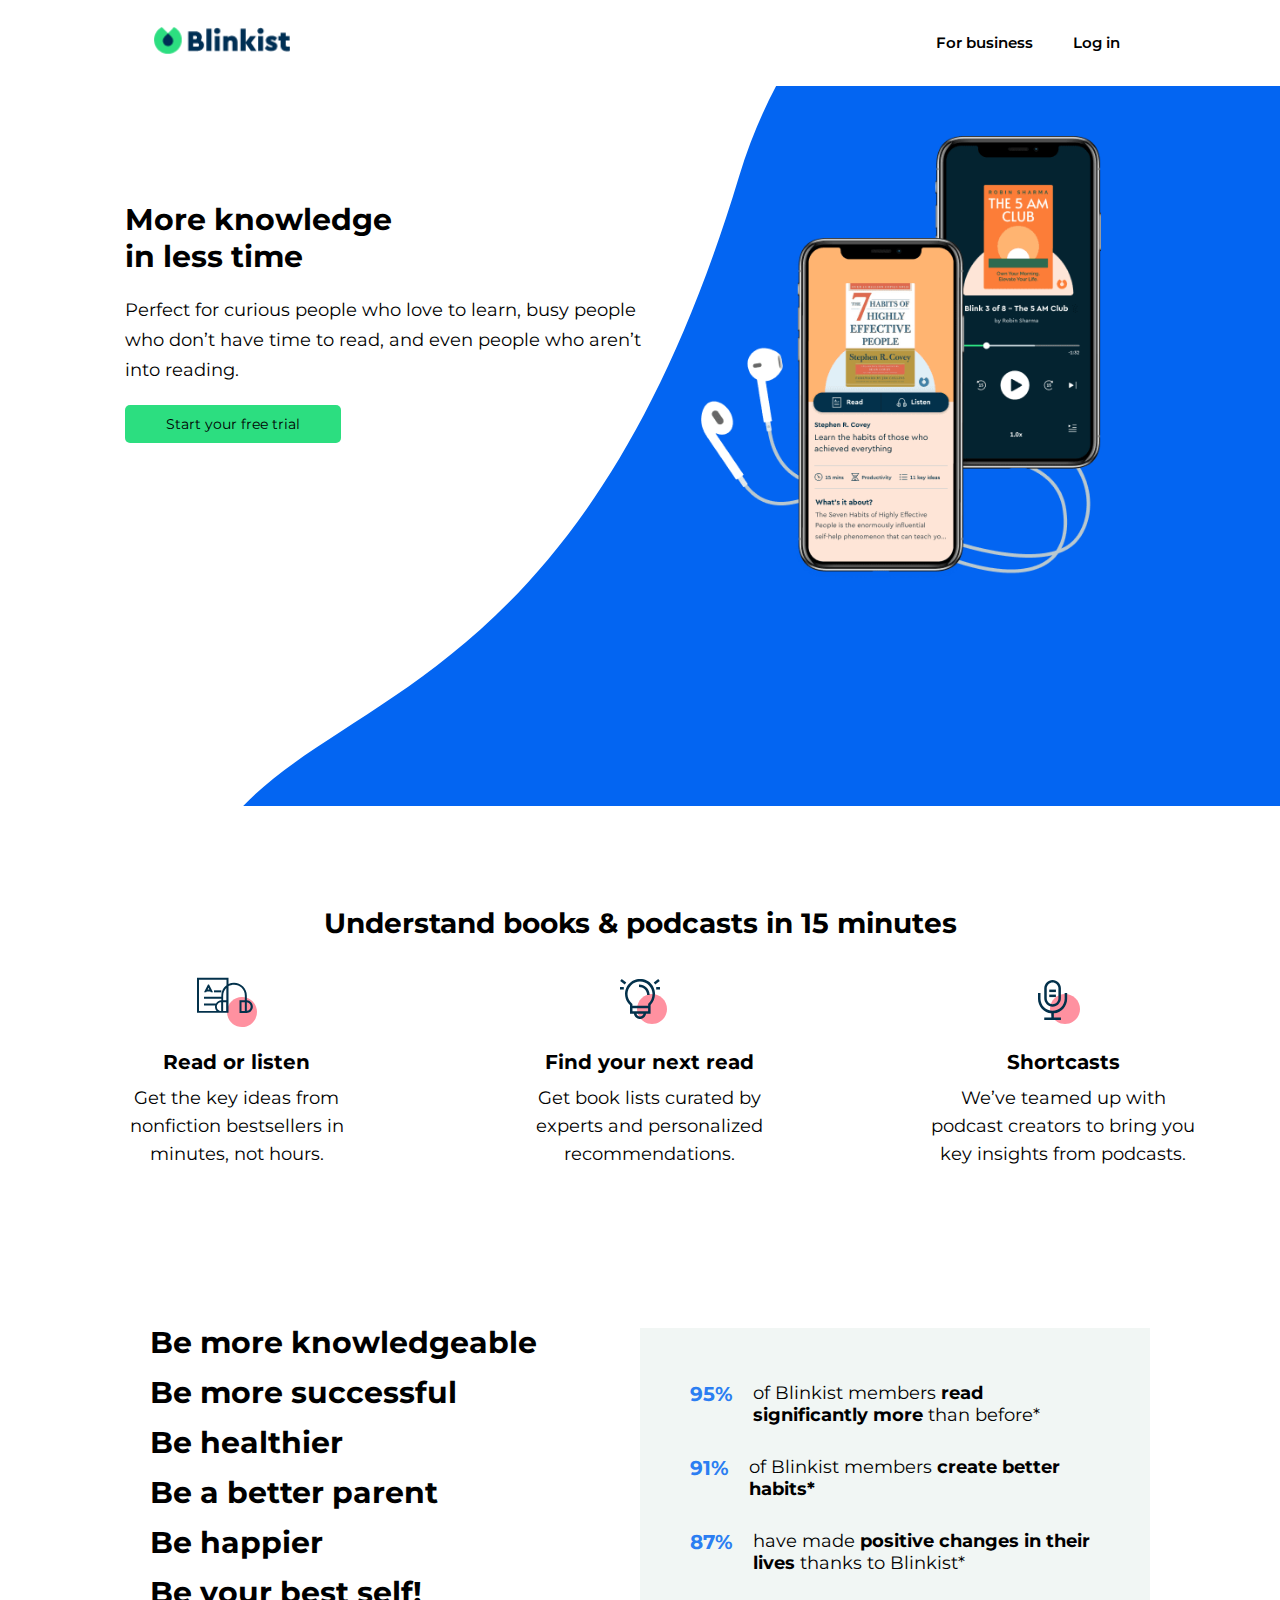
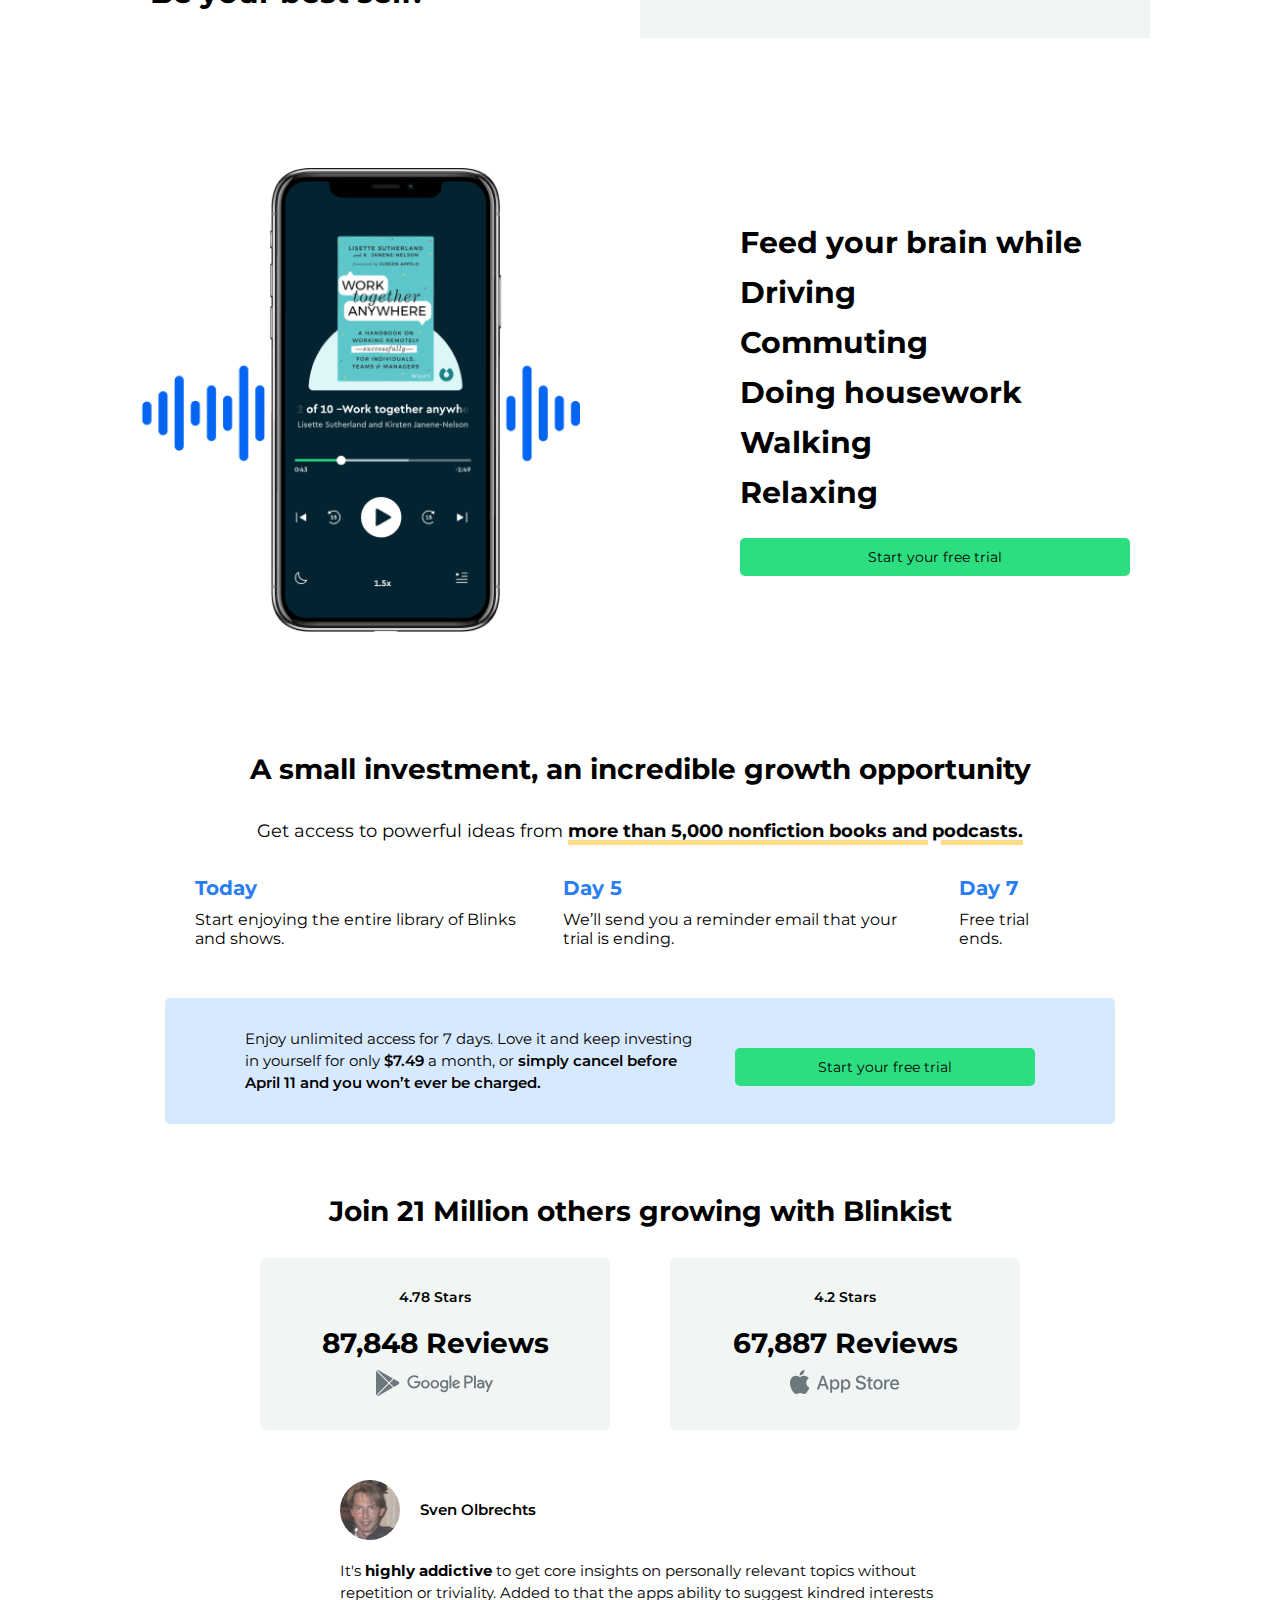
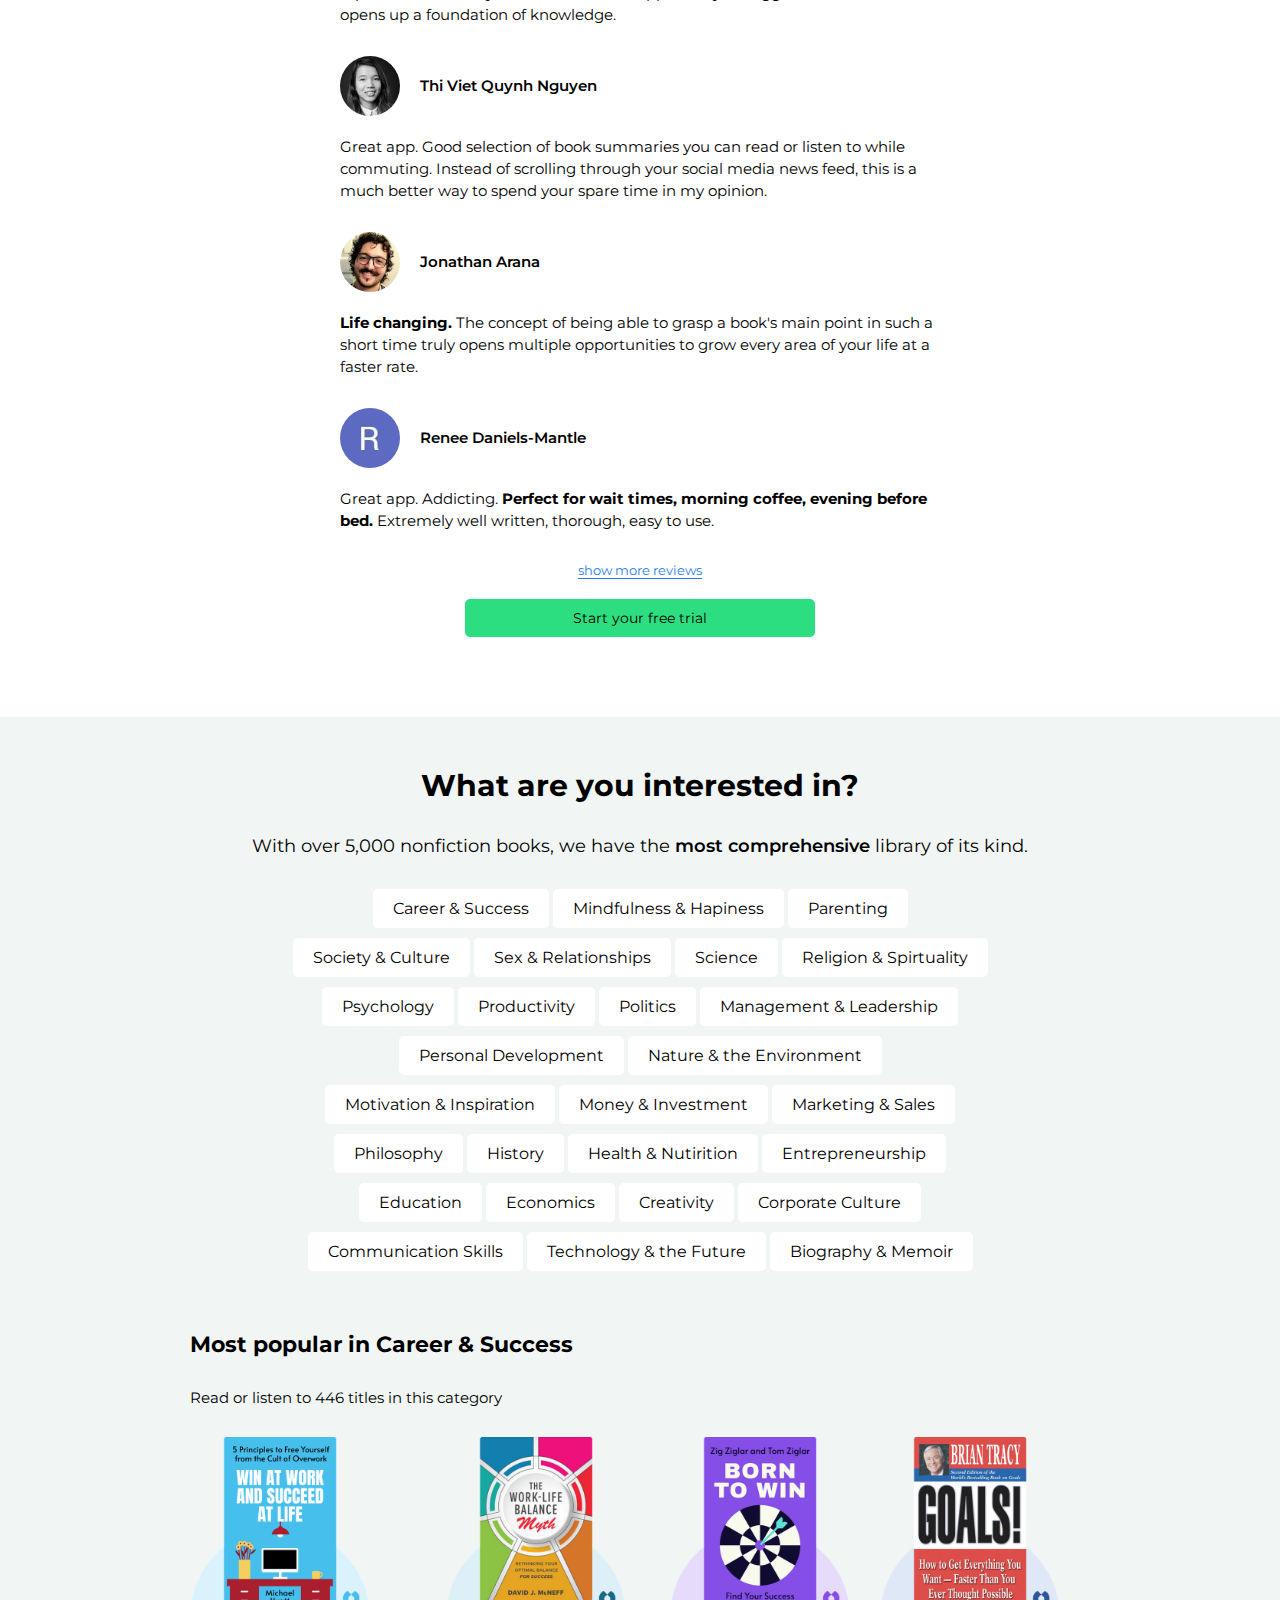
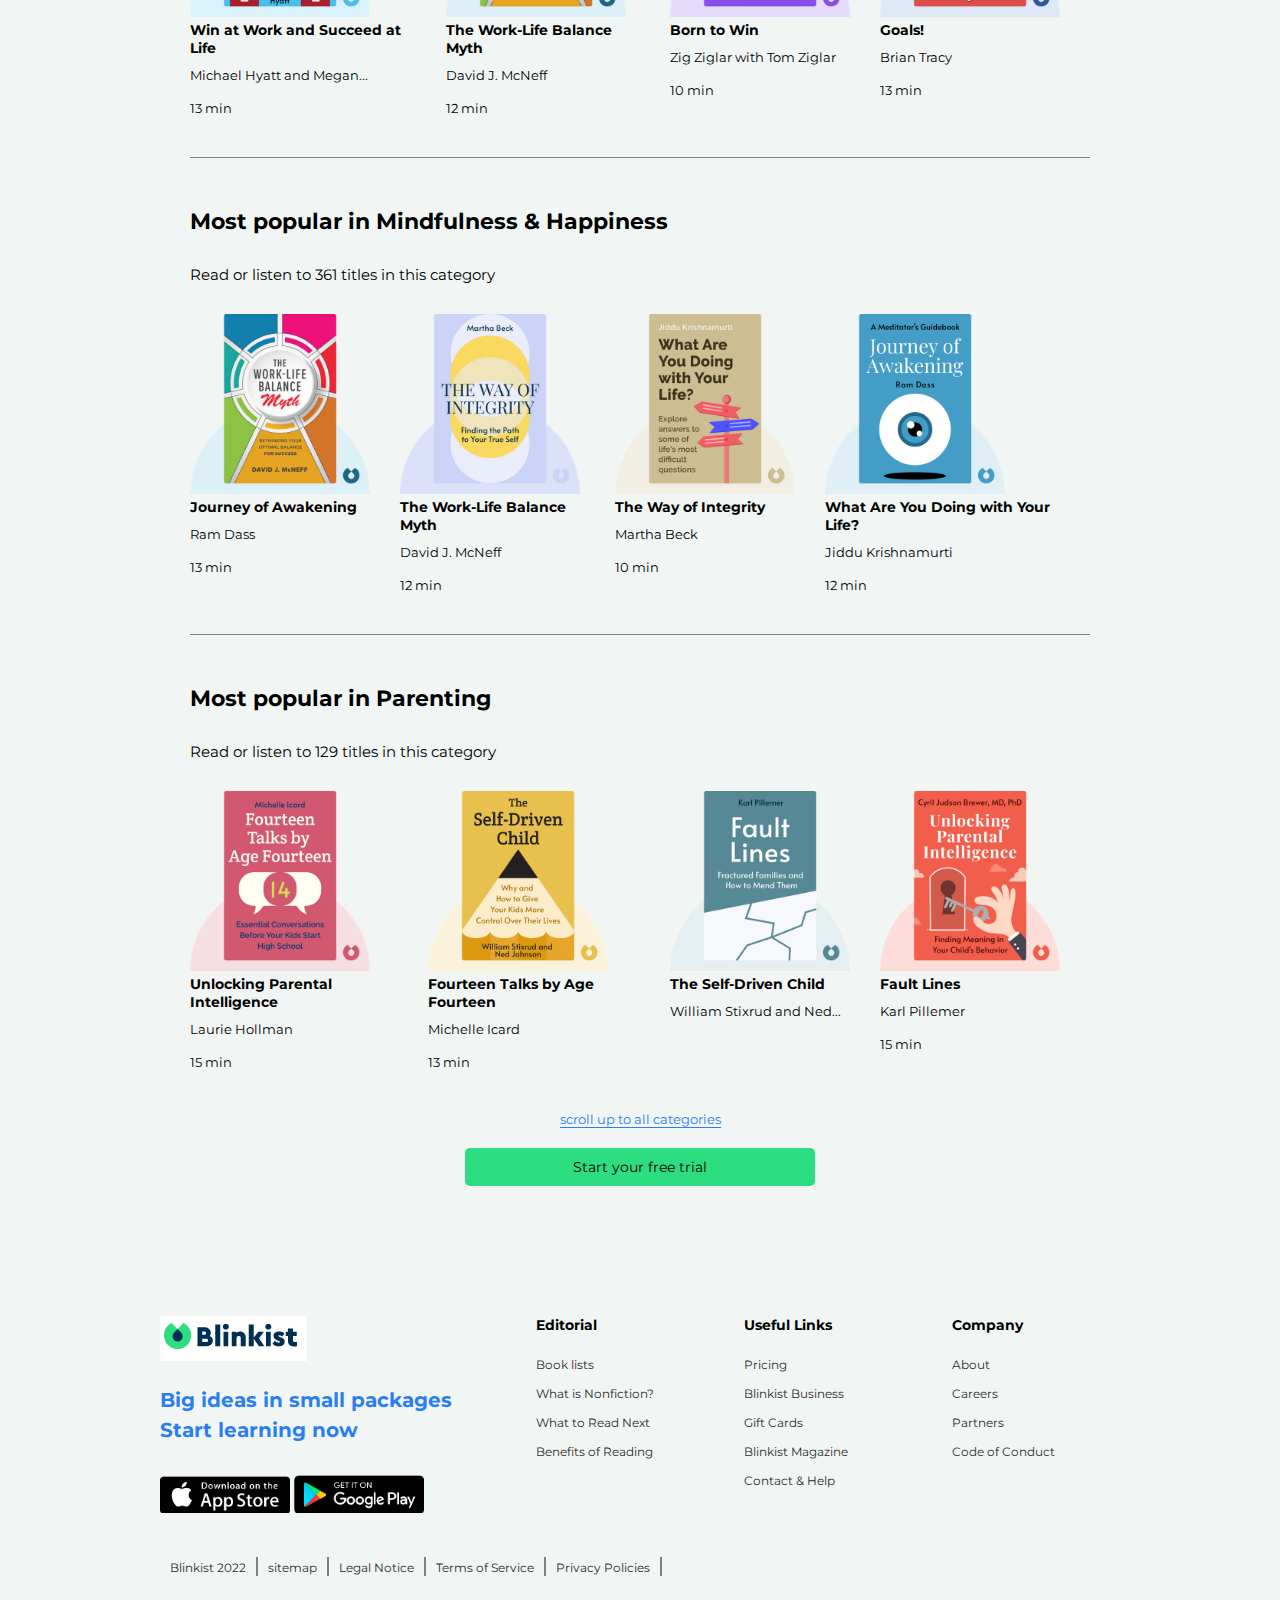
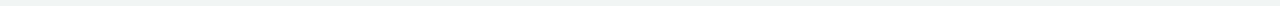
<file: index.html>
<!DOCTYPE html>
<html lang="en">
<head>
    <meta charset="UTF-8">
    <meta http-equiv="X-UA-Compatible" content="IE=edge">
    <meta name="viewport" content="width=device-width, initial-scale=1.0">
    <title>Document</title>
    <link rel="stylesheet" href="styles.css">
</head>
<body>

    <header>
        <a href="index.html">
            <div class="image">
                <img src="img/index/header/Blinkist Serving curious minds logo.png" alt="">
            </div>
        </a>
        <div class="navbar">
            <li><a href="business.html">For business</a></li>
            <li><a class="log-in" href="">Log in</a></li>
        </div>
    </header>

    <section class="login">
        
    </section>

    <section id="home-section1">
        <div class="col1">
            <h3>More knowledge</h3>
            <h3>in less time</h3>
            <p>Perfect for curious people who love to learn, busy people who don’t have time to read, and even people who aren’t into reading.</p>
            <button>Start your free trial</button>
        </div>
        <div class="col2">
            <img src="img/index/section1/phones.png" alt="">
        </div>

    </section>
    <section id="home-section2">
        <h3>Understand books & podcasts in 15 minutes</h3>
        <div class="block">
            <div class="col">
                <img src="img/index/section2/headphones.svg" alt="">
                <div>
                    <h4>Read or listen</h4>
                    <p>Get the key ideas from nonfiction bestsellers in minutes, not hours.</p>
                </div>
            </div>
            <div class="col">
                <img src="img/index/section2/bulb.svg" alt="">
                <div>
                    <h4>Find your next read</h4>
                    <p>Get book lists curated by experts and personalized recommendations.</p>
                </div>
            </div>
            <div class="col">
                <img src="img/index/section2/mic.svg" alt="">
                <div>
                    <h4>Shortcasts</h4>
                    <p>We’ve teamed up with podcast creators to bring you key insights from podcasts.</p>
                </div>
            </div>
        </div>
    </section>
    <section id="home-section3">
        <div class="col1 col">
            <div>Be more knowledgeable</div>
            <div>Be more successful</div>
            <div>Be healthier</div>
            <div>Be a better parent</div>
            <div>Be happier</div>
            <div>Be your best self!</div>
        </div>
        <div class="col2 col ">
            <div>
                <div class="percentage">95%</div>
                <div class="text">of Blinkist members <span>read significantly more</span> than before*</div>
            </div>
            <div>
                <div class="percentage">91%</div>
                <div class="text">of Blinkist members <span>create better habits*</span></div>
            </div>
            <div>
                <div class="percentage">87%</div>
                <div class="text">have made <span>positive changes in their lives</span> thanks to Blinkist*</div>
            </div>
        </div>

    </section>
    <section id="home-section4">
        <div class="col1 col">
            <img src="img/index/section4/image.png" alt="">
            <img src="img/index/section4/image_tablet.png" alt="">

        </div>

        <div class="col2 col">
            <div>Feed your brain while</div>
            <div>Driving</div>
            <div>Commuting</div>
            <div>Doing housework</div>
            <div>Walking</div>
            <div>Relaxing</div>
            <button>Start your free trial</button>
        </div>
        
    </section>
    <section id="home-section5">
        <div class="ist-content">
            <h3>A small investment, an incredible growth opportunity</h3>
            <p>Get access to powerful ideas from <span>more than 5,000 nonfiction books and podcasts.</span></p>
        </div>
        <div class="block">
            <div class="col">
                <h4>Today</h4>
                <p>Start enjoying the entire library of Blinks and shows.</p>
            </div>
            <div class="col">
                <h4>Day 5</h4>
                <p>We’ll send you a reminder email that your trial is ending.</p>
            </div>
            <div class="col">
                <h4>Day 7</h4>
                <p>Free trial ends.</p>
            </div>
        </div>
        <div class="banner">
            <div class="text">Enjoy unlimited access for 7 days. Love it and keep investing in yourself for only <span>$7.49</span> a month, or <span>simply cancel before April 11 and you won’t ever be charged.</span></div>
            <div class="btn"><button>Start your free trial</button></div>
        </div>
    </section>
    <section id="home-section6">
        <h3>Join <span>21 Million</span> others growing with Blinkist</h3>
        <div class="block">
            <div class="col">
                <div class="ratings">
                    <span>4.78 Stars</span>
                </div>
                <h4>87,848 Reviews</h4>
                <img src="img/index/section6/android.svg" alt="">
            </div>
            <div class="col">
                <div class="ratings">4.2 Stars</div>
                <h4>67,887 Reviews</h4>
                <img src="img/index/section6/ios.svg" alt="">
            </div>
        </div>
        <div class="reviews">
            <div class="review">
                <div class="image">
                    <img src="img/index/section6/sven.jpg" alt="">
                    <div class="name">
                    <h4>Sven Olbrechts</h4>
                    </div>
                </div>
                <div class="content">
                    <p>It's <span>highly addictive</span> to get core insights on personally relevant topics without repetition or triviality. Added to that the apps ability to suggest kindred interests opens up a foundation of knowledge.</p>
                </div>
            </div>
            <div class="review">
                <div class="image">
                    <img src="img/index/section6/thi.jpg" alt="">
                    <div class="name">
                    <h4>Thi Viet Quynh Nguyen</h4>
                    </div>
                </div>
                <div class="content">
                    <p>Great app. Good selection of book summaries you can read or listen to while commuting. Instead of scrolling through your social media news feed, this is a much better way to spend your spare time in my opinion.</p>
                </div>
            </div>
            <div class="review">
                <div class="image">
                    <img src="img/index/section6/jonathan.jpg" alt="">
                    <div class="name">
                    <h4>Jonathan Arana</h4>
                    </div>
                </div>
                <div class="content">
                    <p><span>Life changing.</span> The concept of being able to grasp a book's main point in such a short time truly opens multiple opportunities to grow every area of your life at a faster rate.</p>
                </div>
            </div>
            <div class="review">
                <div class="image">
                    <img src="img/index/section6/renee.jpg" alt="">
                    <div class="name">
                    <h4>Renee Daniels-Mantle</h4>
                    </div>
                </div>
                <div class="content">
                    <p>Great app. Addicting. <span>Perfect for wait times, morning coffee, evening before bed.</span> Extremely well written, thorough, easy to use.</p>
                </div>
            </div>
            <button class="btn1">show more reviews</button>
            <button class="btn2">Start your free trial</button>
        </div>
    </section>
    <section id="home-section7">
        <div class="ist-content">
            <h3>What are you interested in?</h3>
            <p>With over 5,000 nonfiction books, we have the <span>most comprehensive</span> library of its kind.</p>
        </div>
        <div class="block1">
            <button>Career & Success</button>
            <button>Mindfulness & Hapiness</button>
            <button>Parenting</button>
            <button>Society & Culture</button>
            <button>Sex & Relationships</button>
            <button>Science</button>
            <button>Religion & Spirtuality</button>
            <button>Psychology</button>
            <button>Productivity</button>
            <button>Politics</button>
            <button>Management & Leadership</button>
            <button>Personal Development</button>
            <button>Nature & the Environment</button>
            <button>Motivation & Inspiration</button>
            <button>Money & Investment</button>
            <button>Marketing & Sales</button>
            <button>Philosophy</button>
            <button>History</button>
            <button>Health & Nutirition</button>
            <button>Entrepreneurship</button>
            <button>Education</button>
            <button>Economics</button>
            <button>Creativity</button>
            <button>Corporate Culture</button>
            <button>Communication Skills</button>
            <button>Technology & the Future</button>
            <button>Biography & Memoir</button>


        </div>
        <div class="block2 block">
            <div class="inner-content">
                <h4>Most popular in <span>Career & Success</span></h4>
                <p>Read or listen to 446 titles in this category</p>
            </div>
            <div class="carousal">
                <div class="col">
                    <img src="img/index/section7/block2/470.png" alt="">
                    <h4>Win at Work and Succeed at Life</h4>
                    <p>Michael Hyatt and Megan...</p>
                    <span>13 min</span>
                </div>
                <div class="col">
                    <img src="img/index/section7/block2/470 (1).png" alt="">
                    <h4>The Work-Life Balance Myth</h4>
                    <p>David J. McNeff</p>
                    <span>12 min</span>
                </div>
                <div class="col">
                    <img src="img/index/section7/block2/470 (2).png" alt="">
                    <h4>Born to Win</h4>
                    <p>Zig Ziglar with Tom Ziglar</p>
                    <span>10 min</span>
                </div>
                <div class="col">
                    <img src="img/index/section7/block2/470 (3).png" alt="">
                    <h4>Goals!</h4>
                    <p>Brian Tracy</p>
                    <span>13 min</span>
                </div>
            </div>
        </div>
        <div class="block3 block">
            <div class="inner-content">
                <h4>Most popular in Mindfulness & Happiness</h4>
                <p>Read or listen to 361 titles in this category</p>
            </div>
            <div class="carousal">
                <div class="col">
                    <img src="img/index/section7/block3/470.png" alt="">
                    <h4>Journey of Awakening</h4>
                    <p>Ram Dass</p>
                    <span>13 min</span>
                </div>
                <div class="col">
                    <img src="img/index/section7/block3/470 (1).png" alt="">
                    <h4>The Work-Life Balance Myth</h4>
                    <p>David J. McNeff</p>
                    <span>12 min</span>
                </div>
                <div class="col">
                    <img src="img/index/section7/block3/470 (2).png" alt="">
                    <h4>The Way of Integrity</h4>
                    <p>Martha Beck</p>
                    <span>10 min</span>
                </div>
                <div class="col">
                    <img src="img/index/section7/block3/470 (4).png" alt="">
                    <h4>What Are You Doing with Your Life?</h4>
                    <p>Jiddu Krishnamurti</p>
                    <span>12 min</span>
                </div>
            </div>
        </div>
        <div class="block4 block">
            <div class="inner-content">
                <h4>Most popular in <span>Parenting</span></h4>
                <p>Read or listen to 129 titles in this category</p>
            </div>
            <div class="carousal">
                <div class="col">
                    <img src="img/index/section7/block4/470.png" alt="">
                    <h4>Unlocking Parental Intelligence</h4>
                    <p> Laurie Hollman</p>
                    <span>15 min</span>
                </div>
                <div class="col">
                    <img src="img/index/section7/block4/470 (1).png" alt="">
                    <h4>Fourteen Talks by Age Fourteen</h4>
                    <p>Michelle Icard</p>
                    <span>13 min</span>
                </div>
                <div class="col">
                    <img src="img/index/section7/block4/470 (2).png" alt="">
                    <h4>The Self-Driven Child</h4>
                    <p>William Stixrud and Ned...</p>
                    <span></span>
                </div>
                <div class="col">
                    <img src="img/index/section7/block4/470 (3).png" alt="">
                    <h4>Fault Lines</h4>
                    <p>Karl Pillemer</p>
                    <span>15 min</span>
                </div>
            </div>
        </div>
        <button class="btn1">scroll up to all categories</button>
        <button class="btn2">Start your free trial</button>

    </section>



    <footer>
        <div class="block">
            <div class="col1 col">
                <img src="img/index/footer/Blinkist Serving curious minds logo.png" alt="">
                <h4>Big ideas in small packages</h4>
                <h4>Start learning now</h4>
                <div class="image">
                    <img src="img/index/footer/apple store.png" alt="">
                    <img src="img/index/footer/google play.png" alt="">
                </div>
            </div>
            <div class="col">
                <h6>Editorial</h6>
                <li><a href="#">Book lists</a></li>
                <li><a href="#">What is Nonfiction?</a></li>
                <li><a href="#">What to Read Next</a></li>
                <li><a href="#">Benefits of Reading</a></li>

            </div>

            <div class="col">
                <h6>Useful Links</h6>
                <li><a href="#">Pricing</a></li>
                <li><a href="#">Blinkist Business</a></li>
                <li><a href="#">Gift Cards</a></li>
                <li><a href="#">Blinkist Magazine</a></li>
                <li><a href="#">Contact & Help</a></li>


            </div>

            <div class="col">
                <h6>Company</h6>
                <li><a href="#">About</a></li>
                <li><a href="#">Careers</a></li>
                <li><a href="#">Partners</a></li>
                <li><a href="#">Code of Conduct</a></li>

            </div>
        </div>
        <div class="last">
            <div class="footer-navbar">
                <li><a>Blinkist 2022</a></li>
                <li><a href="#">sitemap</a></li>
                <li><a href="#">Legal Notice</a></li>
                <li><a href="#">Terms of Service</a></li>
                <li><a href="#">Privacy Policies</a></li>

            </div>
            <div class="social-icons"></div>
        </div>
    </footer>
    

    <script src="script.js"></script>
</body>
</html>
</file>
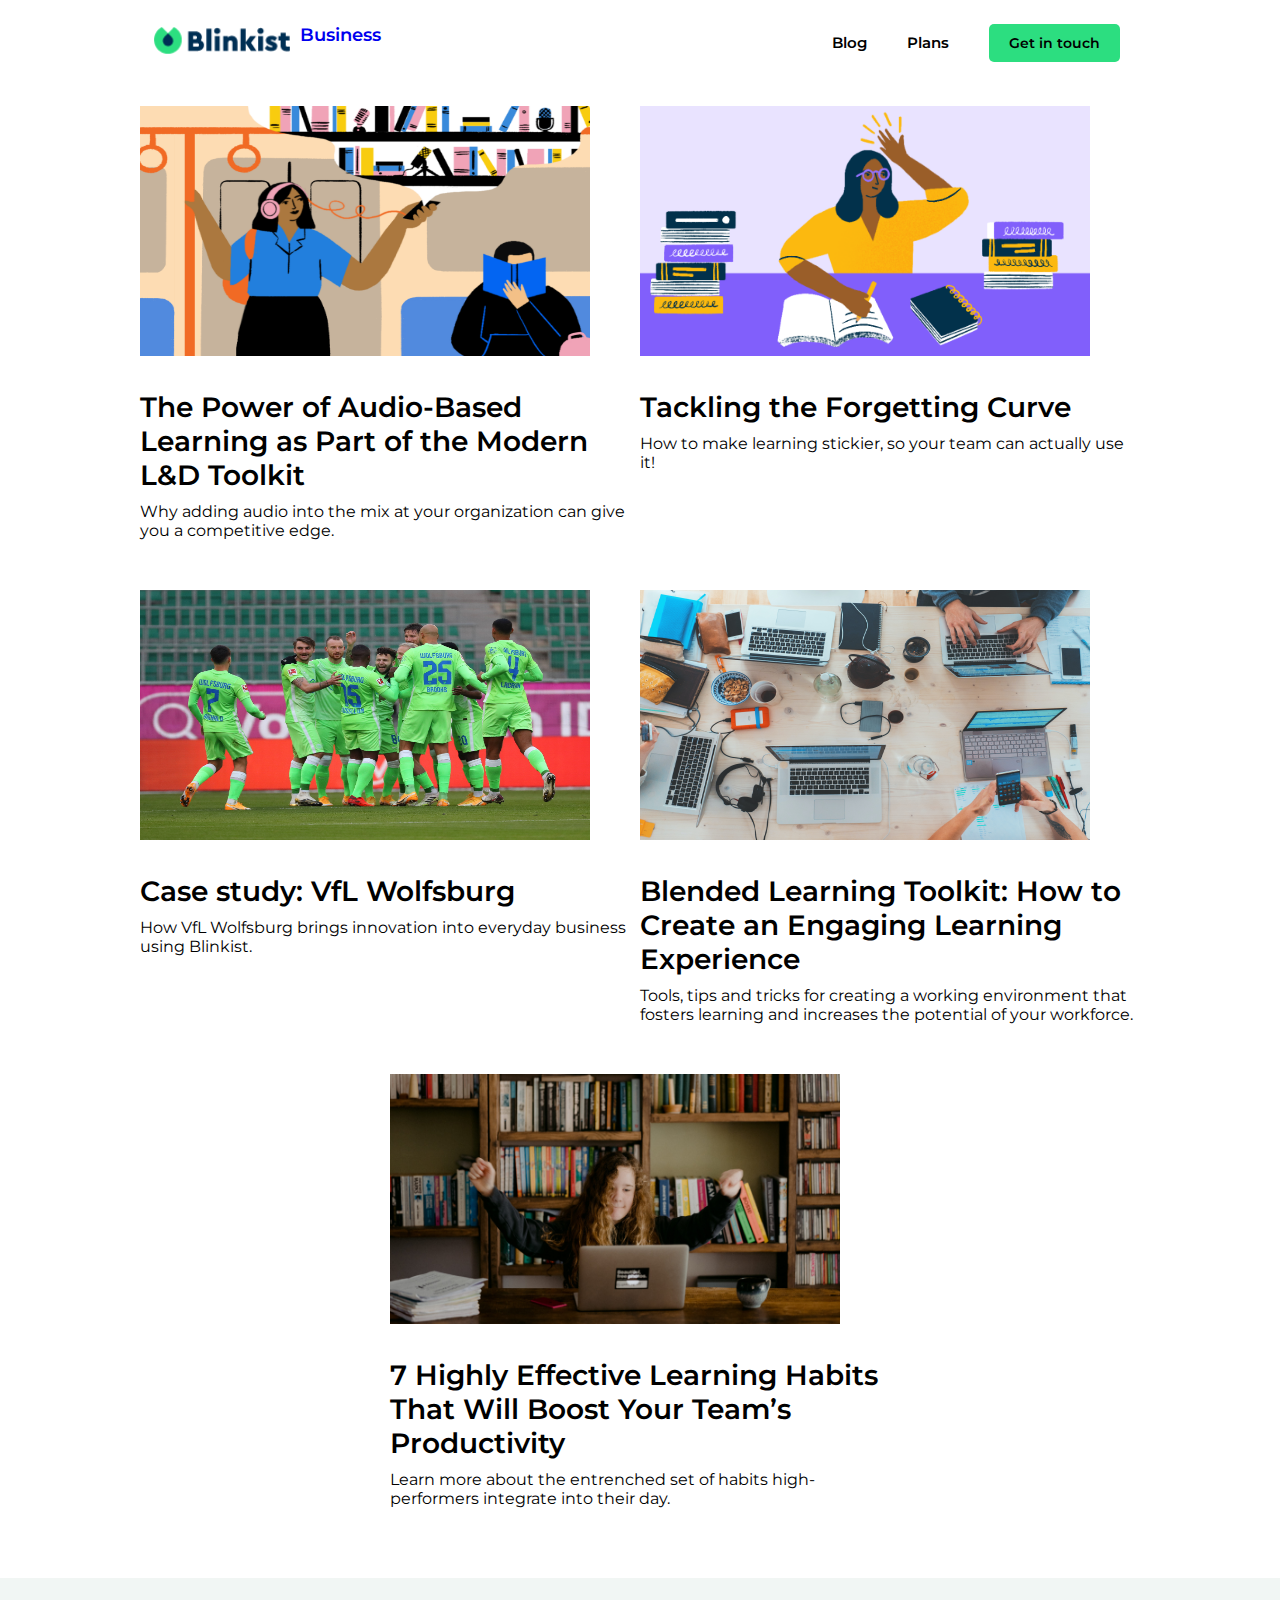
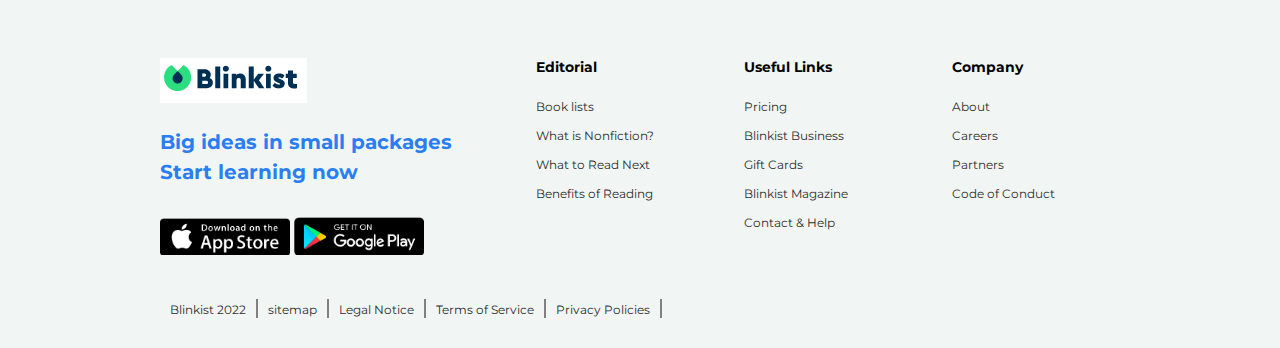
<file: blog.html>
<!DOCTYPE html>
<html lang="en">
<head>
    <meta charset="UTF-8">
    <meta http-equiv="X-UA-Compatible" content="IE=edge">
    <meta name="viewport" content="width=device-width, initial-scale=1.0">
    <title>Document</title>
    <link rel="stylesheet" href="styles.css">
</head>
<body>

    <header>
        <a href="business.html">
            <div class="image">
            <img src="img/index/header/Blinkist Serving curious minds logo.png" alt="">
            <span>Business</span>
            </div>
        </a>
        <div class="navbar">
            <li><a href="blog.html">Blog</a></li>
            <li><a href="plans.html">Plans</a></li>
            <li><a class="btn" href="demo.html">Get in touch</a></li>

        </div>
    </header>

    <section id="blog-section1">
        <div class="block">
            <div class="col">
                <img src="img/blog/blinks-and-shortcasts 1.png" alt="">
                <h4>The Power of Audio-Based Learning as Part of the Modern L&D Toolkit</h4>
                <p>Why adding audio into the mix at your organization can give you a competitive edge.</p>
            </div>

            <div class="col">
                <img src="img/blog/Group-1-6 2.png" alt="">
                <h4>Tackling the Forgetting Curve</h4>
                <p>How to make learning stickier, so your team can actually use it!</p>
            </div>

            <div class="col">
                <img src="img/blog/RS24-DS-20201108-11150261-1 3.jpg" alt="">
                <h4>Case study: VfL Wolfsburg</h4>
                <p>How VfL Wolfsburg brings innovation into everyday business using Blinkist.</p>
            </div>

            <div class="col">
                <img src="img/blog/Blended-learning-toolkit 4.jpg" alt="">
                <h4>Blended Learning Toolkit: How to Create an Engaging Learning Experience</h4>
                <p>Tools, tips and tricks for creating a working environment that fosters learning and increases the potential of your workforce. </p>
            </div>

            <div class="col">
                <img src="img/blog/7-Habits-Learning-e1640836699162 5.jpg" alt="">
                <h4>7 Highly Effective Learning Habits That Will Boost Your Team’s Productivity</h4>
                <p>Learn more about the entrenched set of habits high-performers integrate into their day.</p>
            </div>
        </div>
    </section>



    <footer>
        <div class="block">
            <div class="col1 col">
                <img src="img/index/footer/Blinkist Serving curious minds logo.png" alt="">
                <h4>Big ideas in small packages</h4>
                <h4>Start learning now</h4>
                <div class="image">
                    <img src="img/index/footer/apple store.png" alt="">
                    <img src="img/index/footer/google play.png" alt="">
                </div>
            </div>
            <div class="col">
                <h6>Editorial</h6>
                <li><a href="#">Book lists</a></li>
                <li><a href="#">What is Nonfiction?</a></li>
                <li><a href="#">What to Read Next</a></li>
                <li><a href="#">Benefits of Reading</a></li>

            </div>

            <div class="col">
                <h6>Useful Links</h6>
                <li><a href="#">Pricing</a></li>
                <li><a href="#">Blinkist Business</a></li>
                <li><a href="#">Gift Cards</a></li>
                <li><a href="#">Blinkist Magazine</a></li>
                <li><a href="#">Contact & Help</a></li>


            </div>

            <div class="col">
                <h6>Company</h6>
                <li><a href="#">About</a></li>
                <li><a href="#">Careers</a></li>
                <li><a href="#">Partners</a></li>
                <li><a href="#">Code of Conduct</a></li>

            </div>
        </div>
        <div class="last">
            <div class="footer-navbar">
                <li><a>Blinkist 2022</a></li>
                <li><a href="#">sitemap</a></li>
                <li><a href="#">Legal Notice</a></li>
                <li><a href="#">Terms of Service</a></li>
                <li><a href="#">Privacy Policies</a></li>

            </div>
            <div class="social-icons"></div>
        </div>
    </footer>
    

    <script src="script.js"></script>
</body>
</html>
</file>
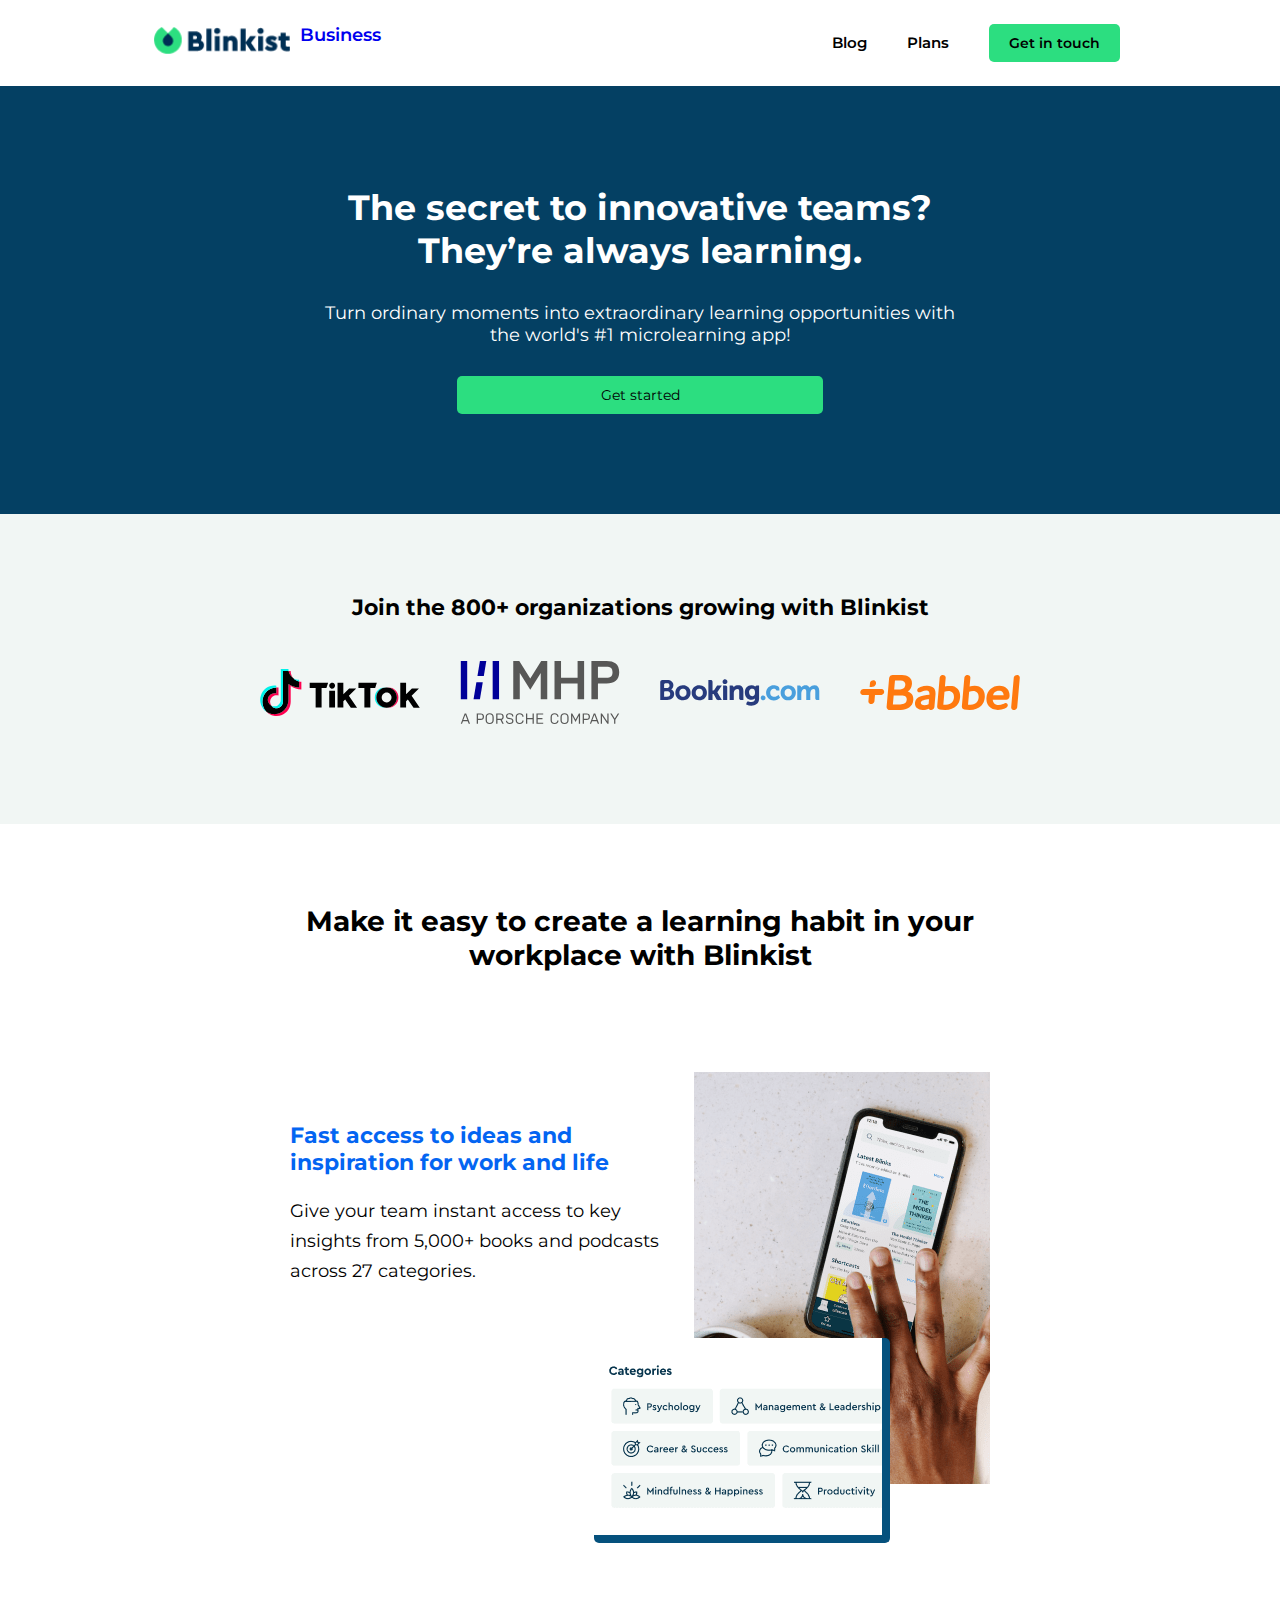
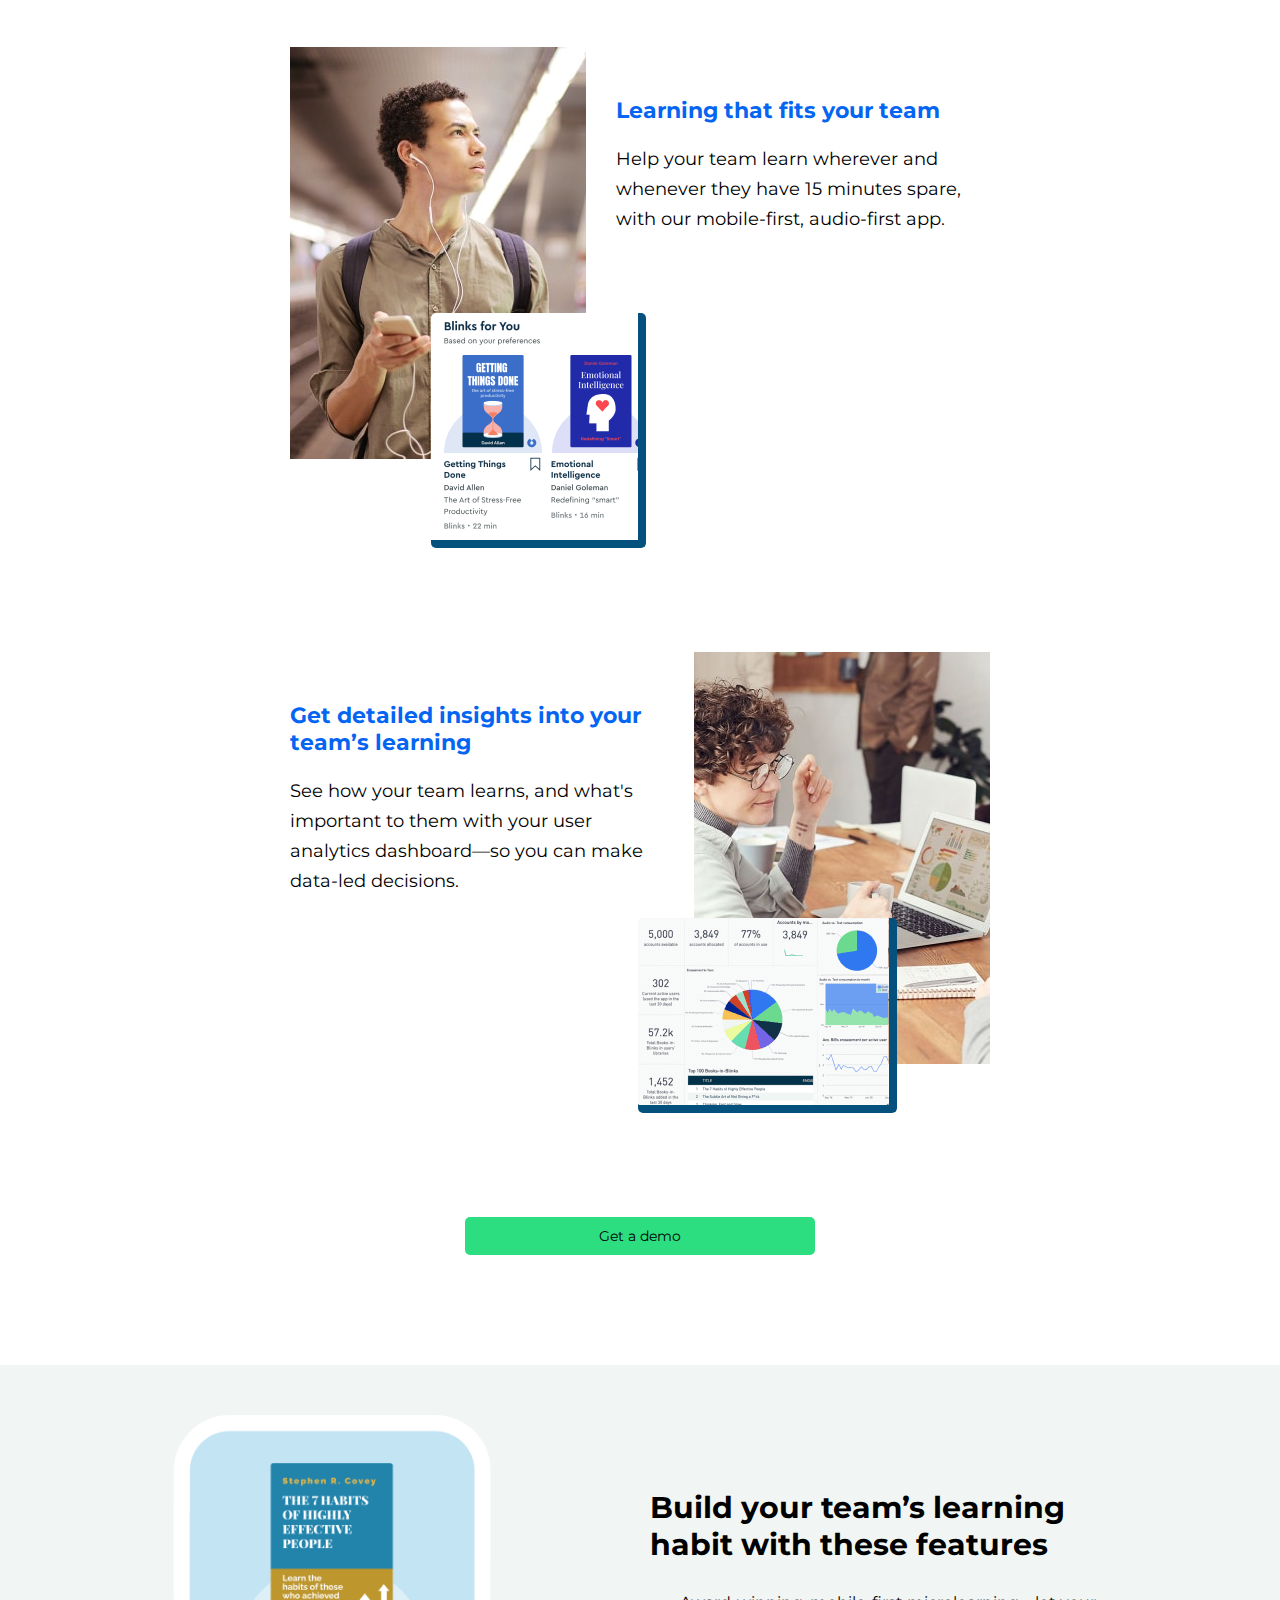
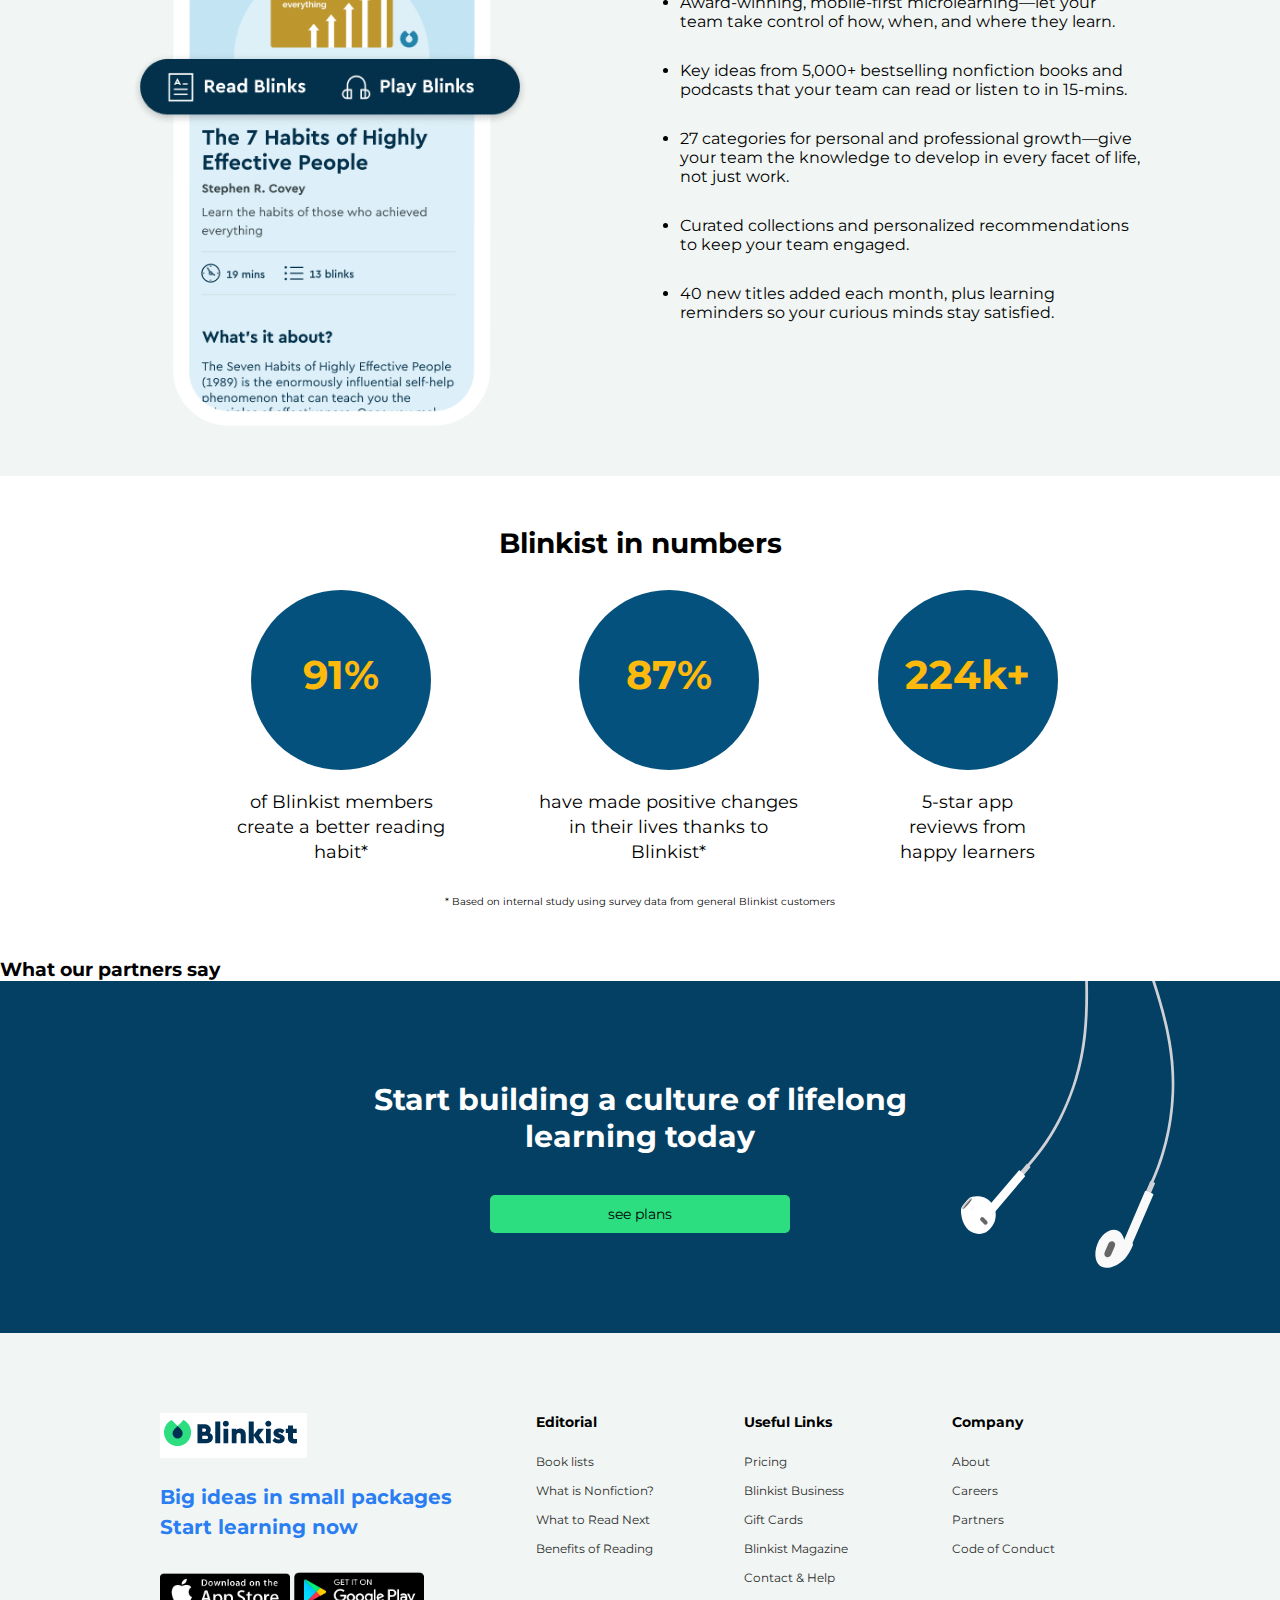
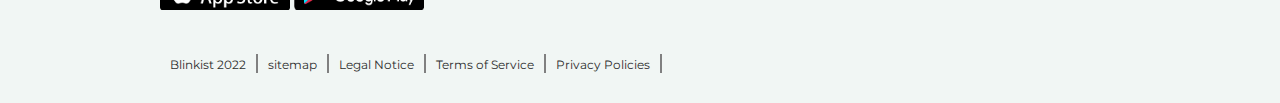
<file: business.html>
<!DOCTYPE html>
<html lang="en">
<head>
    <meta charset="UTF-8">
    <meta http-equiv="X-UA-Compatible" content="IE=edge">
    <meta name="viewport" content="width=device-width, initial-scale=1.0">
    <title>Document</title>
    <link rel="stylesheet" href="styles.css">
</head>
<body>

    <header>
        <a href="business.html">
            <div class="image">
            <img src="img/index/header/Blinkist Serving curious minds logo.png" alt="">
            <span>Business</span>
            </div>
        </a>
        <div class="navbar">
            <li><a href="blog.html">Blog</a></li>
            <li><a href="plans.html">Plans</a></li>
            <li><a class="btn" href="demo.html">Get in touch</a></li>

        </div>
    </header>

    <section id="business-section1">
        <div class="col">
            <h3>The secret to innovative teams?</h3>
            <h3>They’re always learning.</h3>
            <p> Turn ordinary moments into extraordinary learning opportunities with the world's #1 microlearning app! </p>
            <button>Get started</button>
        </div>
        <div class="image">
            <img src="img/business/section1/hero.jpg" alt="">
        </div>
    </section>
    <section id="business-section2">
        <h3> Join the 800+ organizations growing with Blinkist </h3>
        <div class="row">
            <img src="img/business/section2/tiktok.svg" alt="">
            <img src="img/business/section2/mhp.svg" alt="">
            <img src="img/business/section2/booking.svg" alt="">
            <img src="img/business/section2/babbel.svg" alt="">
        </div>
    </section>
    <section id="business-section3">
        <h3> Make it easy to create a learning habit in your workplace with Blinkist </h3>
        <div class="block1 block">
            <div class="content">
                <div class="inner-content">
                    <h4>Fast access to ideas and inspiration for work and life</h4>
                    <p>Give your team instant access to key insights from 5,000+ books and podcasts across 27 categories.</p>
                </div>
                <div class="image">
                    <img src="img/business/section3/block1/access-image.png" alt="">
                    <img class="img2" src="img/business/section3/block1/access-feature.png" alt="">
                </div>
            </div>
            
        </div>

        <div class="block2 block">
            <div class="content">
                <div class="inner-content">
                    <h4>Learning that fits your team</h4>
                    <p>Help your team learn wherever and whenever they have 15 minutes spare, with our mobile-first, audio-first app.</p>
                </div>
                <div class="image">
                    <img src="img/business/section3/block2/learning-image.jpg" alt="">
                    <img class="img2" src="img/business/section3/block2/learning-feature.png" alt="">
                </div>
            </div>
            
        </div>

        <div class="block3 block">
            <div class="content">
                <div class="inner-content">
                    <h4>Get detailed insights into your team’s learning</h4>
                    <p>See how your team learns, and what's important to them with your user analytics dashboard—so you can make data-led decisions.</p>
                </div>
                <div class="image">
                    <img src="img/business/section3/block3/insights-image.jpg" alt="">
                    <img class="img2" src="img/business/section3/block3/insights-feature.png" alt="">
                </div>
            </div>
            
        </div>
        <button>Get a demo</button>
    </section>
    <section id="business-section4">
        <div class="col1 col">
            <img src="img/business/section4/phone-mockup.png" alt="">
        </div>
        <div class="col2 col">
            <h3> Build your team’s learning habit with these features </h3>
            <ul>
                <li>Award-winning, mobile-first microlearning—let your team take control of how, when, and where they learn.</li>
                <li>Key ideas from 5,000+ bestselling nonfiction books and podcasts that your team can read or listen to in 15-mins.</li>
                <li>27 categories for personal and professional growth—give your team the knowledge to develop in every facet of life, not just work.</li>
                <li>Curated collections and personalized recommendations to keep your team engaged.</li>
                <li>40 new titles added each month, plus learning reminders so your curious minds stay satisfied.</li>
            </ul>
        </div>
    </section>
    <section id="business-section5">
        <h3> Blinkist in numbers </h3>
        <div class="block">
            <div class="col">
                <div class="number">91%</div>
                <p> of Blinkist members create a better reading habit* </p>
            </div>

            <div class="col">
                <div class="number">87%</div>
                <p> have made positive changes in their lives thanks to Blinkist* </p>
            </div>

            <div class="col">
                <div class="number">224k+</div>
                <p> 5-star app reviews from happy learners </p>
            </div>
        </div>
        <p class="note">* Based on internal study using survey data from general Blinkist customers</p>
    </section>
    <section id="business-section6">
        <h3>What our partners say</h3>
        <div class="carousal"></div>
    </section>
    <section id="business-section7">
        <div class="block">
            <h3> Start building a culture of lifelong learning today </h3>
            <button>see plans</button>
        </div>
        <img src="img/business/section7/earphones.svg" alt="">
    </section>


    <footer>
        <div class="block">
            <div class="col1 col">
                <img src="img/index/footer/Blinkist Serving curious minds logo.png" alt="">
                <h4>Big ideas in small packages</h4>
                <h4>Start learning now</h4>
                <div class="image">
                    <img src="img/index/footer/apple store.png" alt="">
                    <img src="img/index/footer/google play.png" alt="">
                </div>
            </div>
            <div class="col">
                <h6>Editorial</h6>
                <li><a href="#">Book lists</a></li>
                <li><a href="#">What is Nonfiction?</a></li>
                <li><a href="#">What to Read Next</a></li>
                <li><a href="#">Benefits of Reading</a></li>

            </div>

            <div class="col">
                <h6>Useful Links</h6>
                <li><a href="#">Pricing</a></li>
                <li><a href="#">Blinkist Business</a></li>
                <li><a href="#">Gift Cards</a></li>
                <li><a href="#">Blinkist Magazine</a></li>
                <li><a href="#">Contact & Help</a></li>


            </div>

            <div class="col">
                <h6>Company</h6>
                <li><a href="#">About</a></li>
                <li><a href="#">Careers</a></li>
                <li><a href="#">Partners</a></li>
                <li><a href="#">Code of Conduct</a></li>

            </div>
        </div>
        <div class="last">
            <div class="footer-navbar">
                <li><a>Blinkist 2022</a></li>
                <li><a href="#">sitemap</a></li>
                <li><a href="#">Legal Notice</a></li>
                <li><a href="#">Terms of Service</a></li>
                <li><a href="#">Privacy Policies</a></li>

            </div>
            <div class="social-icons"></div>
        </div>
    </footer>
    

    <script src="script.js"></script>
</body>
</html>
</file>
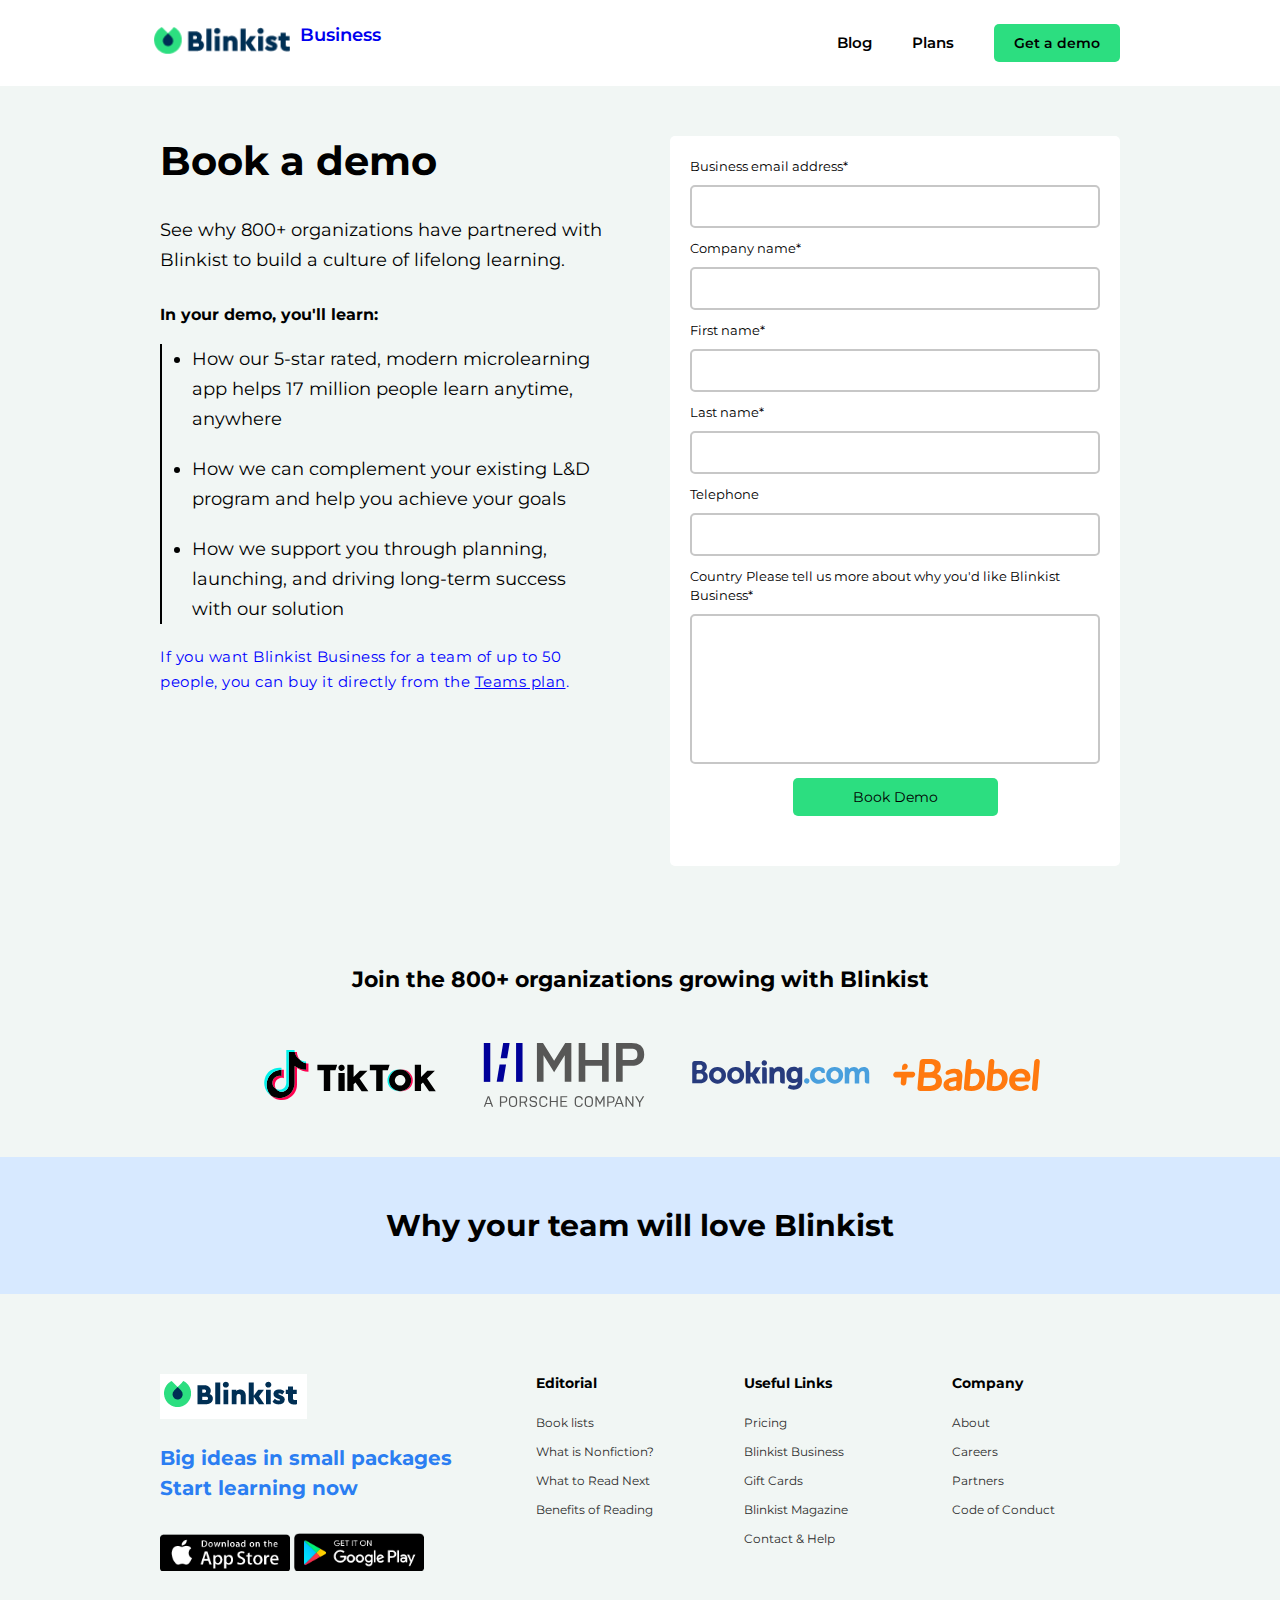
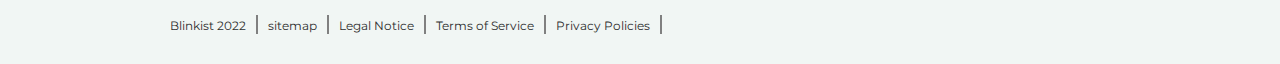
<file: demo.html>
<!DOCTYPE html>
<html lang="en">
<head>
    <meta charset="UTF-8">
    <meta http-equiv="X-UA-Compatible" content="IE=edge">
    <meta name="viewport" content="width=device-width, initial-scale=1.0">
    <title>Document</title>
    <link rel="stylesheet" href="styles.css">
</head>
<body>

    <header>
        <a href="business.html">
            <div class="image">
            <img src="img/index/header/Blinkist Serving curious minds logo.png" alt="">
            <span>Business</span>
            </div>
        </a>
        <div class="navbar">
            <li><a href="blog.html">Blog</a></li>
            <li><a href="plans.html">Plans</a></li>
            <li><a class="btn" href="">Get a demo</a></li>

        </div>
    </header>

     <section id="demo-section1">
         <div class="col col1">
             <h3>Book a demo</h3>
             <p>See why 800+ organizations have partnered with Blinkist to build a culture of lifelong learning.</p>
             <h6>In your demo, you'll learn:</h6>
             <div class="listed-items">
                 <ul>
                     <li>How our 5-star rated, modern microlearning app helps 17 million people learn anytime, anywhere</li>
                     <li>How we can complement your existing L&D program and help you achieve your goals</li>
                     <li>How we support you through planning, launching, and driving long-term success with our solution</li>
                 </ul>
             </div>
             <p class="note">If you want Blinkist Business for a team of up to 50 people, you can buy it directly from the <a href="#">Teams plan</a>.</p>
         </div>
         <div class="col col2">
             <form action="">
                <label class="label-field" for="">Business email address*</label>
                <input type="email">
                <label class="label-field" for="">Company name*</label>
                <input type="text">
                <label class="label-field" for="">First name*</label>
                <input type="text">
                <label class="label-field" for="">Last name*</label>
                <input type="text">
                <label class="label-field" for="">Telephone</label>
                <input type="text">
                <label class="label-field" for="">Country</label>
                <label class="label-field" for="">Please tell us more about why you'd like Blinkist Business*</label>
                <textarea name="" id="" cols="30" rows="10"></textarea>
                <input type="submit" value="Book Demo">

             </form>
         </div>

     </section>
     <section id="demo-section2">
         <h3>Join the 800+ organizations growing with Blinkist</h3>
         <div class="col">
             <img src="img/demo/section2/tiktok.svg" alt="">
             <img src="img/demo/section2/mhp.svg" alt="">
             <img src="img/demo/section2/booking.svg" alt="">
             <img src="img/demo/section2/babbel.svg" alt="">

         </div>
     </section>
     <section id="demo-section3">
         <h3>Why your team will love Blinkist</h3>
         <div class="carousal">
             <p></p>
             <h6></h6>
         </div>
     </section>


     <footer>
        <div class="block">
            <div class="col1 col">
                <img src="img/index/footer/Blinkist Serving curious minds logo.png" alt="">
                <h4>Big ideas in small packages</h4>
                <h4>Start learning now</h4>
                <div class="image">
                    <img src="img/index/footer/apple store.png" alt="">
                    <img src="img/index/footer/google play.png" alt="">
                </div>
            </div>
            <div class="col">
                <h6>Editorial</h6>
                <li><a href="#">Book lists</a></li>
                <li><a href="#">What is Nonfiction?</a></li>
                <li><a href="#">What to Read Next</a></li>
                <li><a href="#">Benefits of Reading</a></li>

            </div>

            <div class="col">
                <h6>Useful Links</h6>
                <li><a href="#">Pricing</a></li>
                <li><a href="#">Blinkist Business</a></li>
                <li><a href="#">Gift Cards</a></li>
                <li><a href="#">Blinkist Magazine</a></li>
                <li><a href="#">Contact & Help</a></li>


            </div>

            <div class="col">
                <h6>Company</h6>
                <li><a href="#">About</a></li>
                <li><a href="#">Careers</a></li>
                <li><a href="#">Partners</a></li>
                <li><a href="#">Code of Conduct</a></li>

            </div>
        </div>
        <div class="last">
            <div class="footer-navbar">
                <li><a>Blinkist 2022</a></li>
                <li><a href="#">sitemap</a></li>
                <li><a href="#">Legal Notice</a></li>
                <li><a href="#">Terms of Service</a></li>
                <li><a href="#">Privacy Policies</a></li>

            </div>
            <div class="social-icons"></div>
        </div>
    </footer>
    

    <script src="script.js"></script>
</body>
</html>
</file>
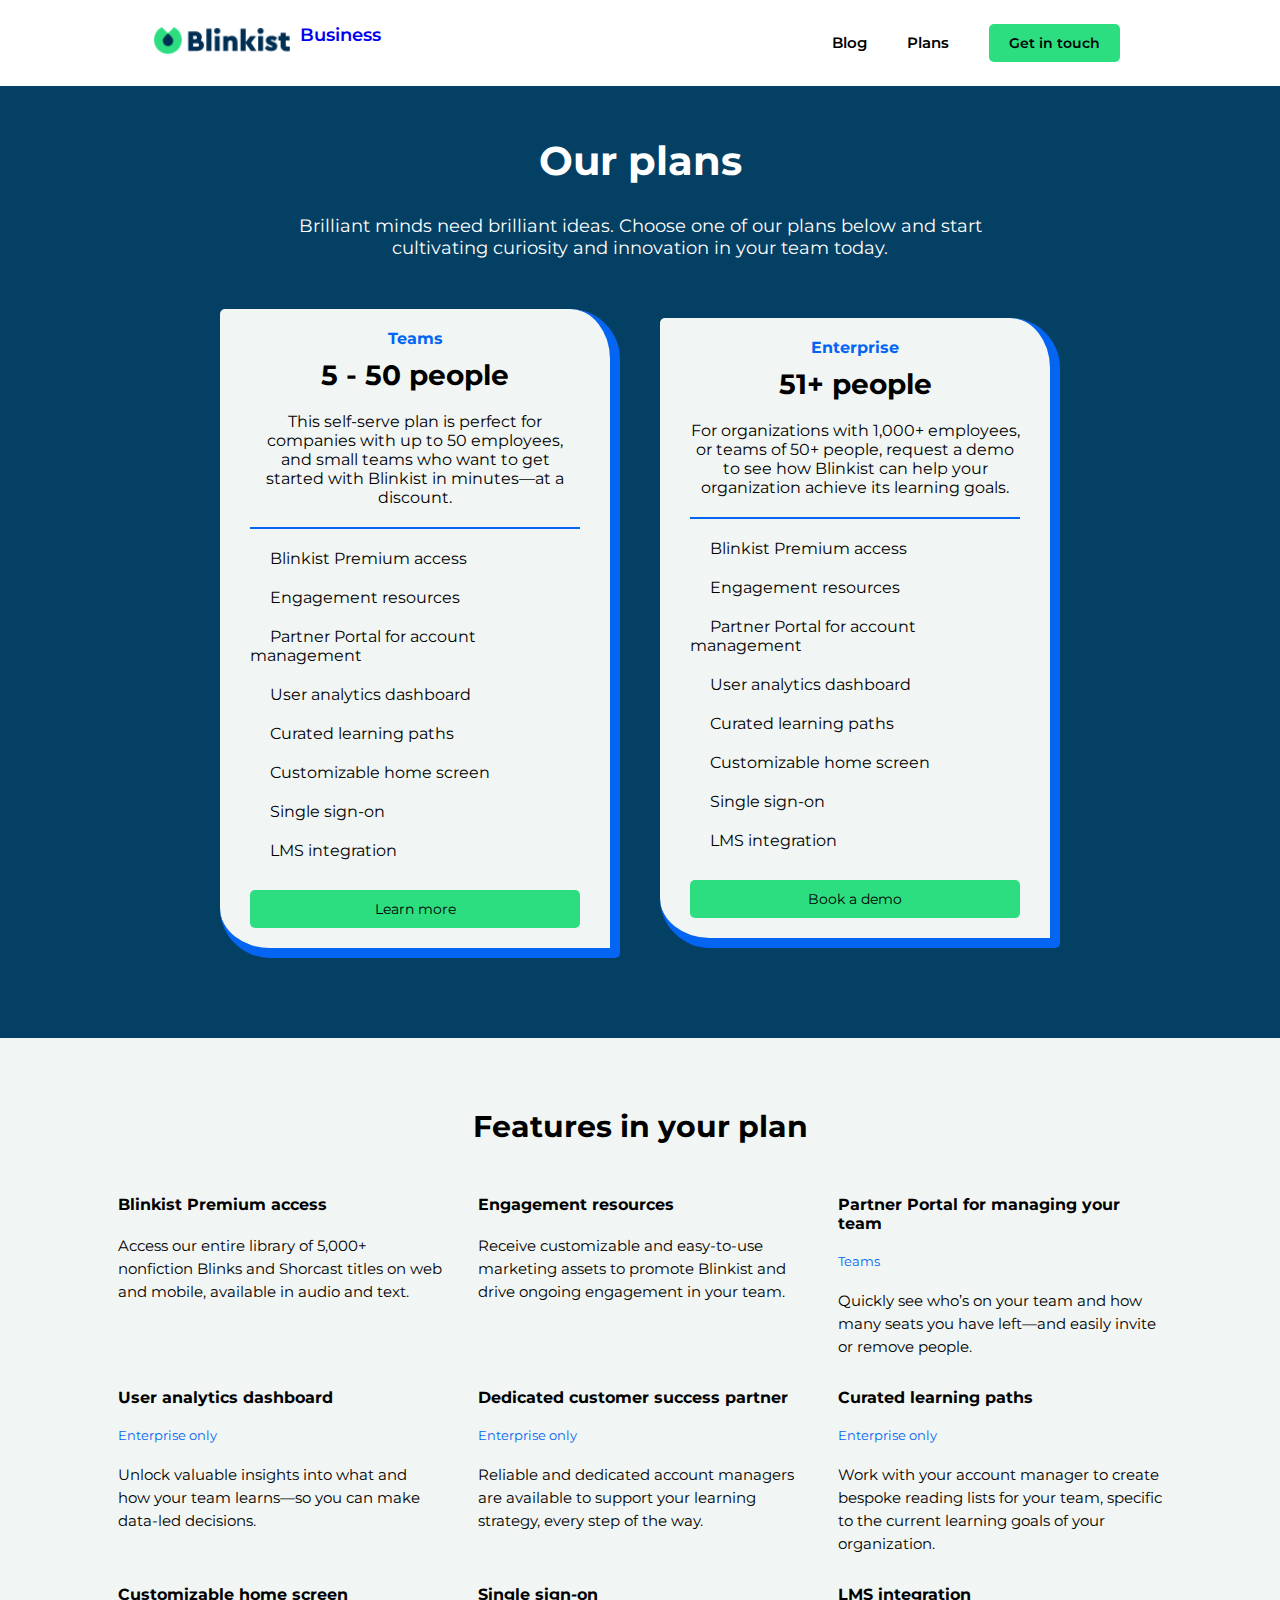
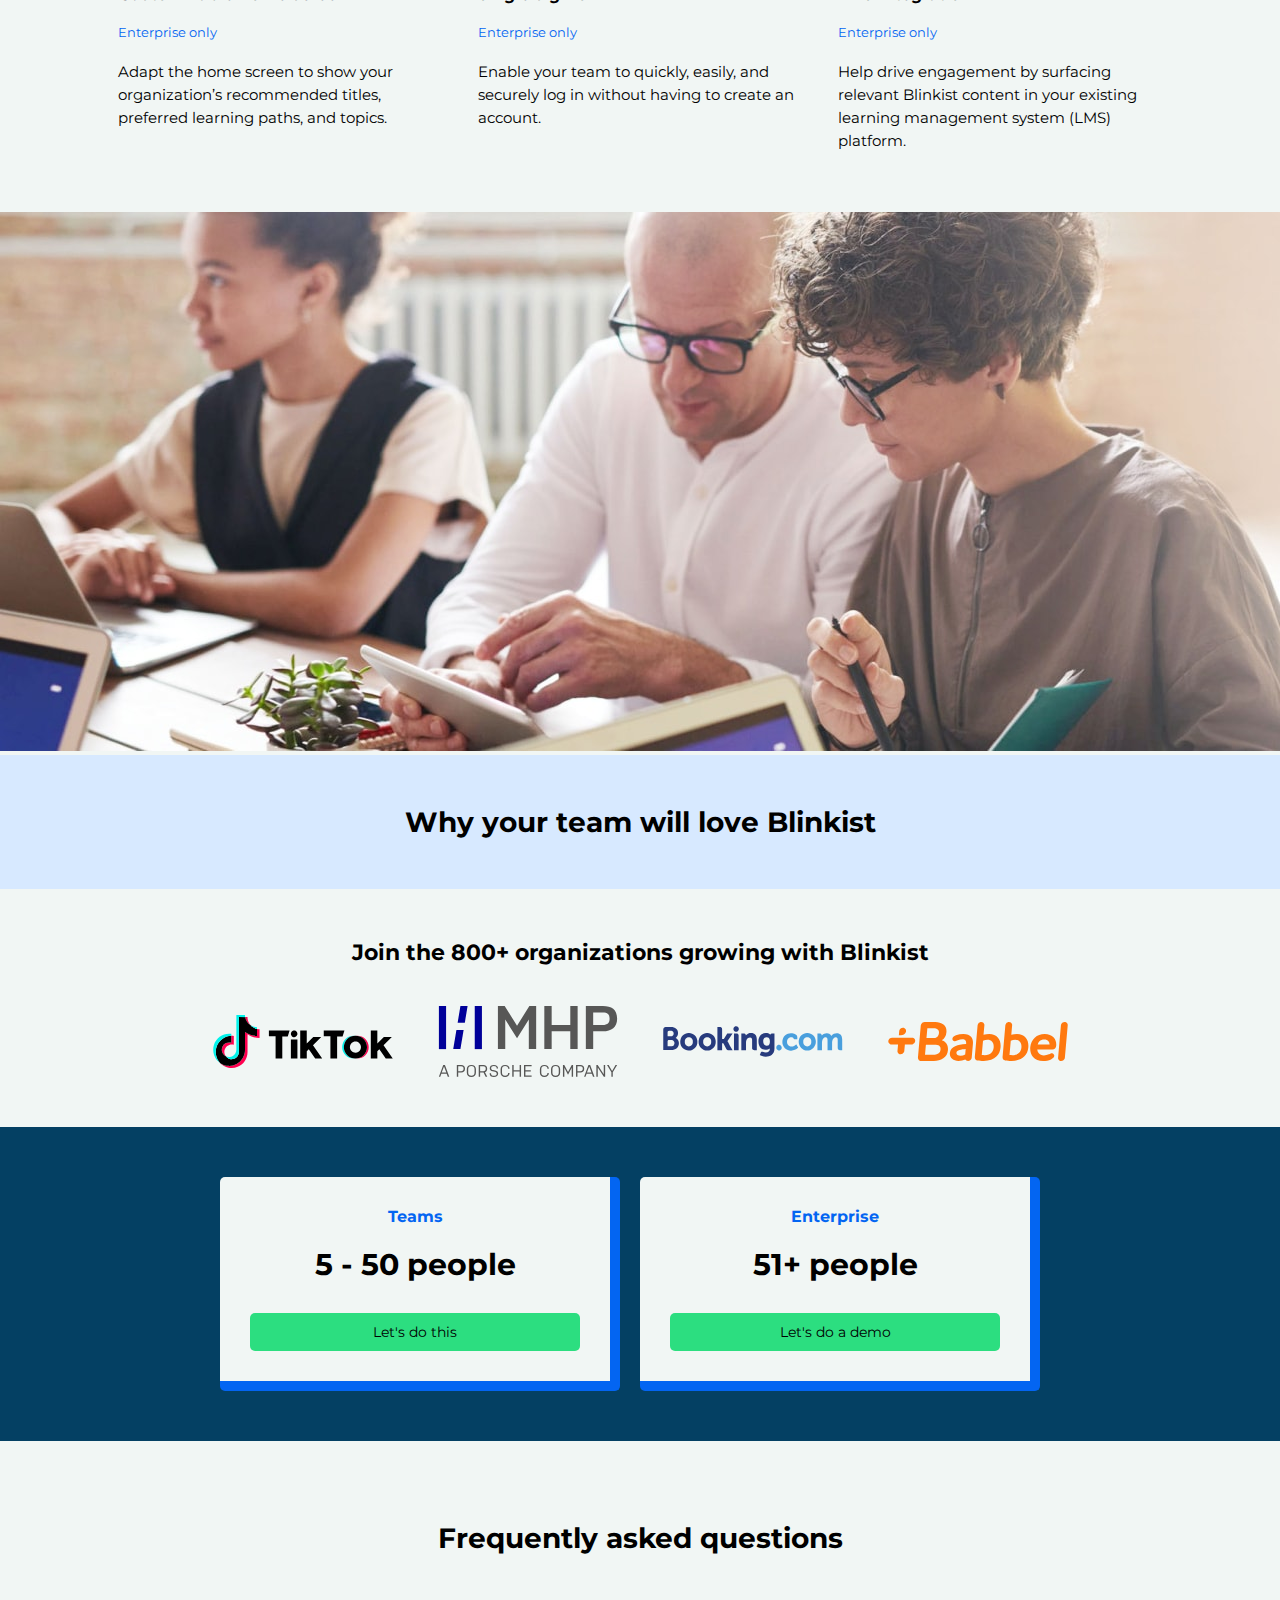
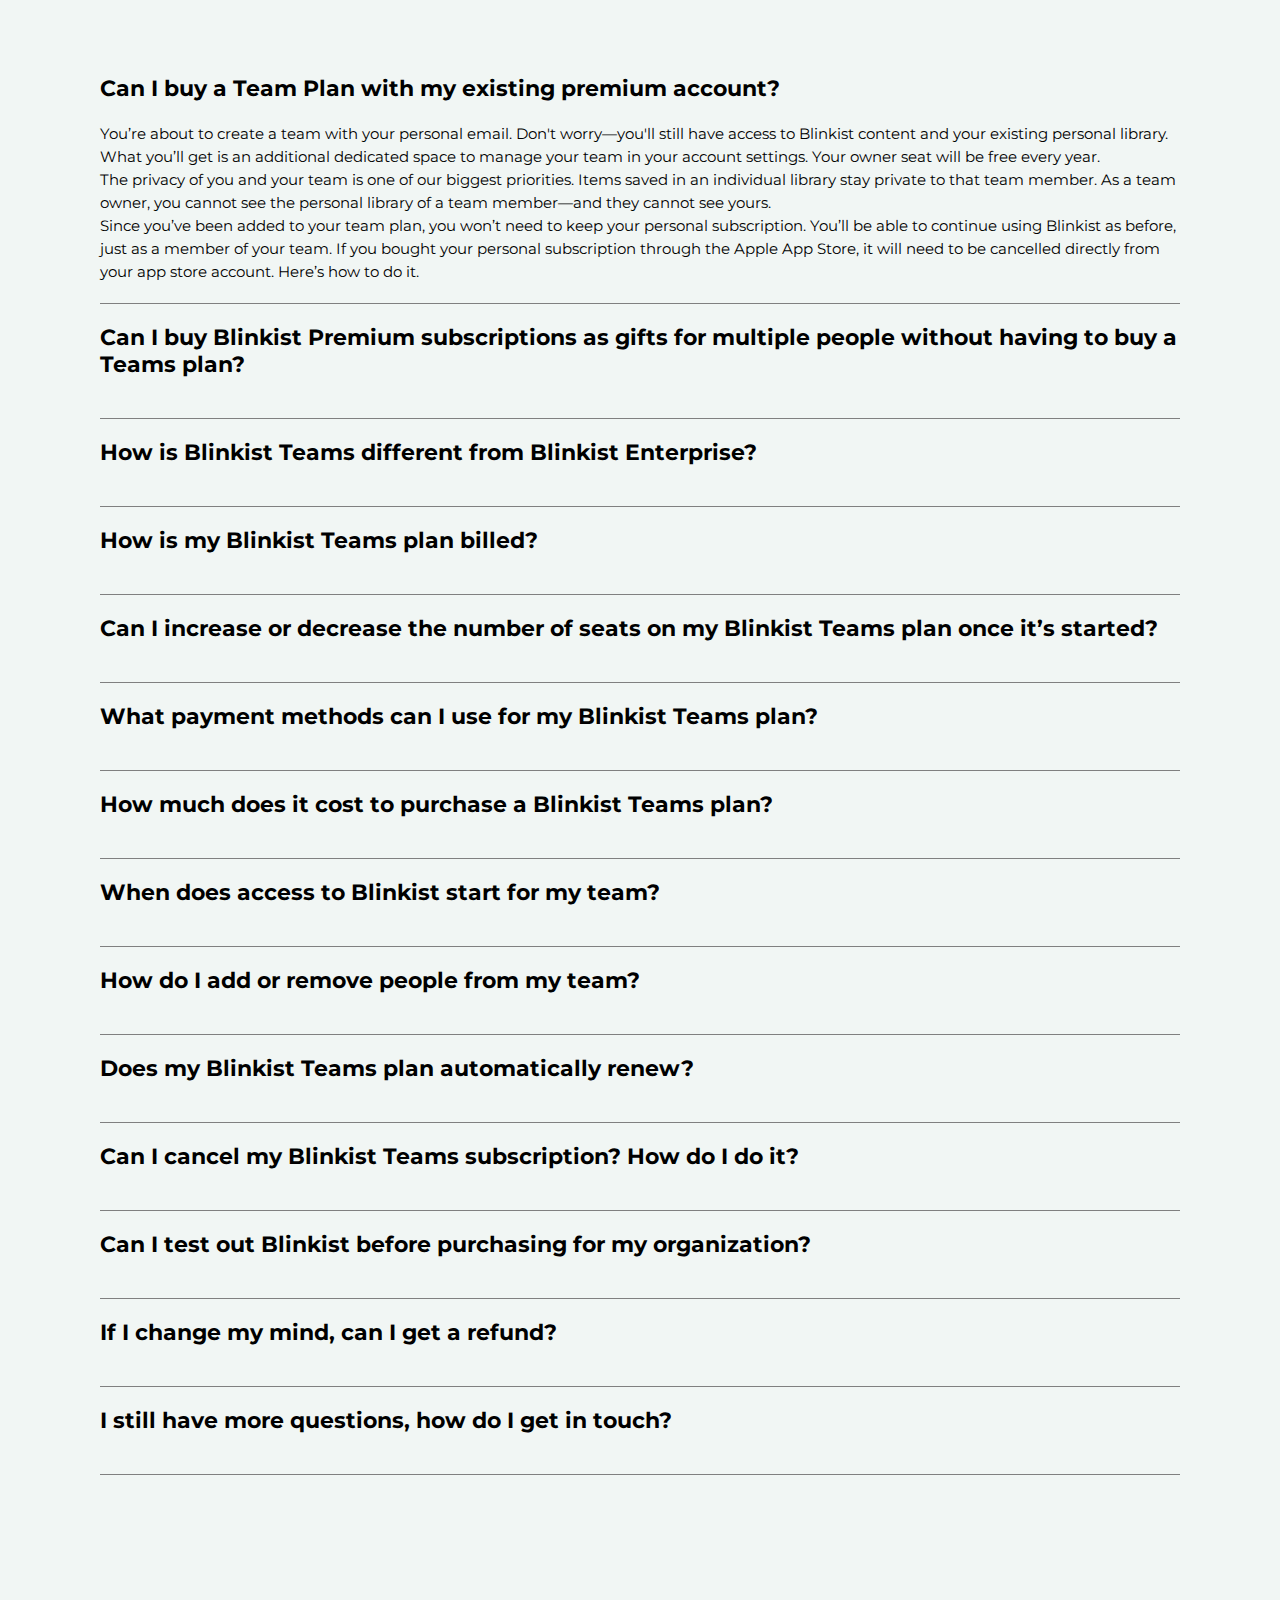
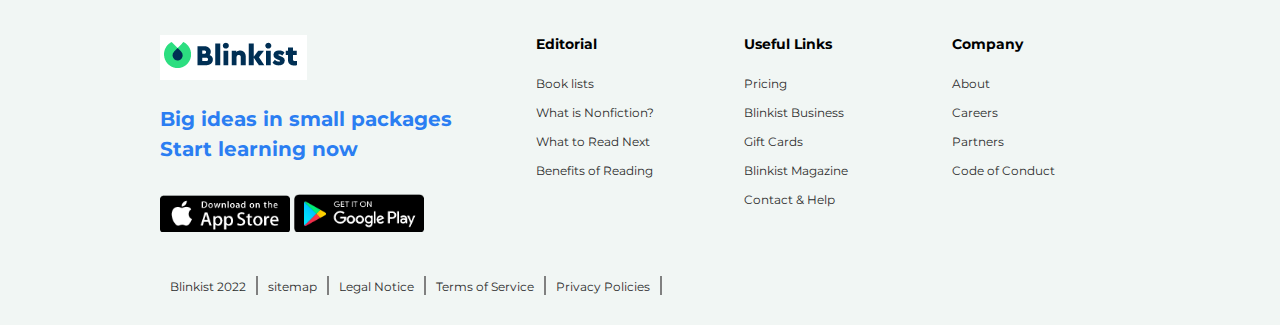
<file: plans.html>
<!DOCTYPE html>
<html lang="en">
<head>
    <meta charset="UTF-8">
    <meta http-equiv="X-UA-Compatible" content="IE=edge">
    <meta name="viewport" content="width=device-width, initial-scale=1.0">
    <title>Document</title>
    <link rel="stylesheet" href="styles.css">

    <link rel="stylesheet" href="https://cdnjs.cloudflare.com/ajax/libs/font-awesome/6.1.1/css/all.min.css" integrity="sha512-KfkfwYDsLkIlwQp6LFnl8zNdLGxu9YAA1QvwINks4PhcElQSvqcyVLLD9aMhXd13uQjoXtEKNosOWaZqXgel0g==" crossorigin="anonymous" referrerpolicy="no-referrer" />
</head>
<body>

    <header>
        <a href="business.html">
            <div class="image">
            <img src="img/index/header/Blinkist Serving curious minds logo.png" alt="">
            <span>Business</span>
            </div>
        </a>
        <div class="navbar">
            <li><a href="blog.html">Blog</a></li>
            <li><a href="plans.html">Plans</a></li>
            <li><a class="btn" href="demo.html">Get in touch</a></li>

        </div>
    </header>

    <section id="plan-section1">
        <div class="content">
            <h3>Our plans</h3>
            <p>Brilliant minds need brilliant ideas. Choose one of our plans below and start cultivating curiosity and innovation in your team today.</p>
        </div>
        <div class="block">
            <div class="col">
                <h6>Teams</h6>
                <h4>5 - 50 people</h4>
                <p>This self-serve plan is perfect for companies with up to 50 employees, and small teams who want to get started with Blinkist in minutes—at a discount.</p>
                <div><i class="fa-solid fa-check"></i><span> Blinkist Premium access </span></div>
                <div><i class="fa-solid fa-check"></i><span> Engagement resources </span></div>
                <div><i class="fa-solid fa-check"></i><span> Partner Portal for account management </span></div>
                <div><i class="fa-solid fa-xmark"></i><span> User analytics dashboard </span></div>
                <div><i class="fa-solid fa-xmark"></i><span> Curated learning paths </span></div>
                <div><i class="fa-solid fa-xmark"></i><span> Customizable home screen </span></div>
                <div><i class="fa-solid fa-xmark"></i><span> Single sign-on </span></div>
                <div><i class="fa-solid fa-xmark"></i><span> LMS integration </span></div>


                <button>Learn more</button>
            </div>

            <div class="col">
                <h6>Enterprise</h6>
                <h4>51+ people</h4>
                <p>For organizations with 1,000+ employees, or teams of 50+ people, request a demo to see how Blinkist can help your organization achieve its learning goals.</p>
                <div><i class="fa-solid fa-check"></i><span> Blinkist Premium access </span></div>
                <div><i class="fa-solid fa-check"></i><span> Engagement resources </span></div>
                <div><i class="fa-solid fa-check"></i><span> Partner Portal for account management </span></div>
                <div><i class="fa-solid fa-check"></i><span> User analytics dashboard </span></div>
                <div><i class="fa-solid fa-check"></i><span> Curated learning paths </span></div>
                <div><i class="fa-solid fa-check"></i><span> Customizable home screen </span></div>
                <div><i class="fa-solid fa-check"></i><span> Single sign-on </span></div>
                <div><i class="fa-solid fa-check"></i><span> LMS integration </span></div>
                <button>Book a demo</button>
            </div>
        </div>
    </section>
    <section id="plan-section2">
        <h3>Features in your plan</h3>
        <div class="block">
            <div class="col">
                <h4>Blinkist Premium access</h4>
                <p>Access our entire library of 5,000+ nonfiction Blinks and Shorcast titles on web and mobile, available in audio and text.</p>
            </div>

            <div class="col">
                <h4>Engagement resources</h4>
                <p>Receive customizable and easy-to-use marketing assets to promote Blinkist and drive ongoing engagement in your team.</p>
            </div>

            <div class="col">
                <h4>Partner Portal for managing your team</h4>
                <span>Teams</span>
                <p>Quickly see who’s on your team and how many seats you have left—and easily invite or remove people.</p>
            </div>

            <div class="col">
                <h4>User analytics dashboard</h4>
                <span>Enterprise only</span>
                <p>Unlock valuable insights into what and how your team learns—so you can make data-led decisions.</p>
            </div>

            <div class="col">
                <h4>Dedicated customer success partner</h4>
                <span>Enterprise only</span>
                <p>Reliable and dedicated account managers are available to support your learning strategy, every step of the way.</p>

            </div>

            <div class="col">
                <h4>Curated learning paths</h4>
                <span>Enterprise only</span>
                <p>Work with your account manager to create bespoke reading lists for your team, specific to the current learning goals of your organization.</p>
            </div>

            <div class="col">
                <h4>Customizable home screen</h4>
                <span>Enterprise only</span>
                <p>Adapt the home screen to show your organization’s recommended titles, preferred learning paths, and topics.</p>
            </div>

            <div class="col">
                <h4>Single sign-on</h4>
                <span>Enterprise only</span>
                <p>Enable your team to quickly, easily, and securely log in without having to create an account.</p>
            </div>

            <div class="col">
                <h4>LMS integration</h4>
                <span>Enterprise only</span>
                <p>Help drive engagement by surfacing relevant Blinkist content in your existing learning management system (LMS) platform.</p>
            </div>

        </div>

        <div class="image">
            <img src="img/plan/section2/full-image.jpg" alt="">
        </div>
    </section>
    <section id="plan-section3">
        <h3>Why your team will love Blinkist</h3>
        <div class="carousal">
            <p></p>
            <h6></h6>
        </div>
    </section>
    <section id="plan-section4">
        <h4>Join the 800+ organizations growing with Blinkist</h4>
        <div class="row">
            <img src="img/plan/section4/tiktok.svg" alt="">
            <img src="img/plan/section4/mhp.svg" alt="">
            <img src="img/plan/section4/booking.svg" alt="">
            <img src="img/plan/section4/babbel.svg" alt="">

        </div>
    </section>
    <section id="plan-section5">
        <div class="col">
            <h6>Teams</h6>
            <h4>5 - 50 people</h4>
            <button>Let's do this</button>
        </div>

        <div class="col">
            <h6>Enterprise</h6>
            <h4>51+ people</h4>
            <button>Let's do a demo</button>
        </div>
    </section>
    <section id="plan-section6">
        <h3>Frequently asked questions
        </h3>
        <div class="block">
            <div class="question">
                <div class="question-heading" id="1">
                    <h4>Can I buy a Team Plan with my existing premium account?</h4>
                    <i class="fa-solid fa-arrow-down"></i>
                </div>
                <div class="content active" id="1">
                    <p>You’re about to create a team with your personal email. Don't worry—you'll still have access to Blinkist content and your existing personal library. What you’ll get is an additional dedicated space to manage your team in your account settings. Your owner seat will be free every year.</p>
                    <p>The privacy of you and your team is one of our biggest priorities. Items saved in an individual library stay private to that team member. As a team owner, you cannot see the personal library of a team member—and they cannot see yours.</p>
                    <p>Since you’ve been added to your team plan, you won’t need to keep your personal subscription. You’ll be able to continue using Blinkist as before, just as a member of your team. If you bought your personal subscription through the Apple App Store, it will need to be cancelled directly from your app store account. Here’s how to do it.</p>
                </div>
            </div>
            <div class="question">
                <div class="question-heading" id="2">
                    <h4>Can I buy Blinkist Premium subscriptions as gifts for multiple people without having to buy a Teams plan?</h4>
                    <i class="fa-solid fa-arrow-down"></i>
                </div>
                <div class="content" id="2">
                    <p>Absolutely. Email sales@blinkist.com and we can arrange that for you. The minimum purchase order is $1,975.</p>
                </div>
            </div>
            <div class="question">
                <div class="question-heading" id="3">
                    <h4>How is Blinkist Teams different from Blinkist Enterprise?</h4>
                    <i class="fa-solid fa-arrow-down"></i>
                </div>
                <div class="content" id="3">
                    <p>The Blinkist Teams plan is for teams and organizations of 5–50 people. It’s self-serve to get you set up and enjoying Blinkist within minutes, and payment is via credit/debit card or PayPal.</p>
                    <p>The Enterprise Plan is for a minimum of 51 people, and is designed for larger departments up to organization-wide access.The Enterprise plan includes the services of a customer success partner who will work with you to create curated learning paths and integrate Blinkist into your organization.</p>
                    <p>To compare the two plans, see our plans page. If you’re interested in the Enterprise Plan, fill out our form to book a demo here.</p>
                </div>
            </div>
            <div class="question">
                <div class="question-heading" id="4">
                    <h4>How is my Blinkist Teams plan billed?</h4>
                    <i class="fa-solid fa-arrow-down"></i>
                </div>
                <div class="content" id="4">
                    <p>When you checkout, you have the option to pay by credit/debit card or PayPal, and you’re billed upfront for the full year at the time of purchase. Your subscription is activated immediately and set to renew automatically each year.</p>
                    <p>We don’t currently offer monthly billing, and we don’t offer billing based on usage. You should first see how many people in your organization are interested to determine the number of seats you need.</p>
                </div>
            </div>
            <div class="question">
                <div class="question-heading" id="5">
                    <h4>Can I increase or decrease the number of seats on my Blinkist Teams plan once it’s started?</h4>
                    <i class="fa-solid fa-arrow-down"></i>
                </div>
                <div class="content" id="5">
                    <p>You can remove people to free up seats in your Blinkist Teams plan whenever you like, and can do so from your Partner Portal. You can always increase the number of seats, too. However, you won’t be able to decrease the number of seats until your next annual billing period. To increase or decrease the number of seats, email support@blinkist.com.</p>
                </div>
            </div>
            <div class="question">
                <div class="question-heading" id="6">
                    <h4>What payment methods can I use for my Blinkist Teams plan?</h4>
                    <i class="fa-solid fa-arrow-down"></i>
                </div>
                <div class="content" id="6">
                    <p>We accept most major credit and debit cards through our website. We don’t accept cheques, and don’t currently offer payment by invoicing.</p>
                </div>
            </div>
            <div class="question">
                <div class="question-heading" id="7">
                    <h4>How much does it cost to purchase a Blinkist Teams plan?</h4>
                    <i class="fa-solid fa-arrow-down"></i>
                </div>
                <div class="content" id="7">
                    <p>The cost of our Blinkist Teams plan is based on the number of seats you buy. Purchasing more seats gives you a larger discount offer. Although pricing is specific to your team’s size, here are some estimates as a guide:</p>
                    <ul>
                        <li>10 seats: $890</li>
                        <li>20 seats: $1780</li>
                        <li>30 seats: $2570</li>
                        <li>40 seats: $3360</li>
                        <li>50 seats: $4150</li>
                    </ul>
                    <p>Please click on Buy Now at the top of this page and fill out your Teams information so you can preview the cost of a plan specific to your team size.</p>
                </div>
            </div>
            <div class="question">
                <div class="question-heading" id="8">
                    <h4>When does access to Blinkist start for my team?</h4>
                    <i class="fa-solid fa-arrow-down"></i>
                </div>
                <div class="content" id="8">
                    <p>Your 12-month subscription starts as soon as you complete the purchase, not from when someone first joins your team. After completing your purchase, you’ll receive a welcome email with your unique link. You need to share this with the people you want to join your team. They’ll then need to tap on the link and sign up to join your team.</p>
                    <p>Don’t worry if you lose track of this email—you can find your unique link at any time in your Partner Portal. We’ve also provided you with a suggested message template with activation instructions for your team to make it even easier to get started!</p>
                </div>
            </div>
            <div class="question">
                <div class="question-heading" id="9">
                    <h4>How do I add or remove people from my team?</h4>
                    <i class="fa-solid fa-arrow-down"></i>
                </div>
                <div class="content" id="9">
                    <p>To add people to your team, simply copy the message template from your Partner Portal (which includes your invite link) and send it to the people you want to join. They’ll need to tap on the link to complete their signup. Once this is done, they’ll have instant access to Blinkist Premium and their email address will appear in your Partner Portal.</p>
                    <p>Removing people is also done via your Partner Portal. When you remove someone, they’ll lose their Blinkist Premium access 2 hours later.</p>
                </div>
            </div>
            <div class="question">
                <div class="question-heading" id="10">
                    <h4>Does my Blinkist Teams plan automatically renew?</h4>
                    <i class="fa-solid fa-arrow-down"></i>
                </div>
                <div class="content" id="10">
                    <p>Yes, your Blinkist Teams plan is set to automatically renew annually. After purchasing, you can cancel your auto-renewal from your Settings, but you and your team will lose access once your billing year is over unless you manually renew.</p>
                </div>
            </div>
            <div class="question">
                <div class="question-heading" id="11">
                    <h4>Can I cancel my Blinkist Teams subscription? How do I do it?</h4>
                    <i class="fa-solid fa-arrow-down"></i>
                </div>
                <div class="content" id="11">
                    <p>Yes, you can cancel your annual Teams subscription anytime from your Settings page. You and your team will keep access until the end of your current billing period.</p>
                </div>
            </div>
            <div class="question">
                <div class="question-heading" id="12">
                    <h4>Can I test out Blinkist before purchasing for my organization?</h4>
                    <i class="fa-solid fa-arrow-down"></i>
                </div>
                <div class="content" id="12">
                    <p>If you are interested in piloting Blinkist Enterprise for your organization please contact sales@blinkist.com. We also offer a 14-day money back guarantee with our Blinkist Teams plan.</p>
                </div>
            </div>
            <div class="question">
                <div class="question-heading" id="13">
                    <h4>If I change my mind, can I get a refund?</h4>
                    <i class="fa-solid fa-arrow-down"></i>
                </div>
                <div class="content" id="13">
                    <p>You have a 14-day cooling off period, meaning you can get a full refund if you change your mind within 2 weeks. If you want to do this, email support@blinkist.com.</p>
                    <p>If you change your mind after 14 days, we don’t offer refunds. But you can cancel your subscription from your Settings so it doesn’t automatically renew at the start of your next annual billing cycle.</p>
                </div>
            </div>
            <div class="question">
                <div class="question-heading" id="14">
                    <h4>I still have more questions, how do I get in touch?</h4>
                    <i class="fa-solid fa-arrow-down"></i>
                </div>
                <div class="content" id="14">
                    <p>If you have questions about how Blinkist will fit within your organization please contact sales@blinkist.com or schedule a demo to talk with a member of our team.
                    </p>
                    <p>If you need help managing your Teams account, reach out to support@blinkist.com.</p>
                </div>
            </div>
        </div>
    </section>




    <footer>
        <div class="block">
            <div class="col1 col">
                <img src="img/index/footer/Blinkist Serving curious minds logo.png" alt="">
                <h4>Big ideas in small packages</h4>
                <h4>Start learning now</h4>
                <div class="image">
                    <img src="img/index/footer/apple store.png" alt="">
                    <img src="img/index/footer/google play.png" alt="">
                </div>
            </div>
            <div class="col">
                <h6>Editorial</h6>
                <li><a href="#">Book lists</a></li>
                <li><a href="#">What is Nonfiction?</a></li>
                <li><a href="#">What to Read Next</a></li>
                <li><a href="#">Benefits of Reading</a></li>

            </div>

            <div class="col">
                <h6>Useful Links</h6>
                <li><a href="#">Pricing</a></li>
                <li><a href="#">Blinkist Business</a></li>
                <li><a href="#">Gift Cards</a></li>
                <li><a href="#">Blinkist Magazine</a></li>
                <li><a href="#">Contact & Help</a></li>


            </div>

            <div class="col">
                <h6>Company</h6>
                <li><a href="#">About</a></li>
                <li><a href="#">Careers</a></li>
                <li><a href="#">Partners</a></li>
                <li><a href="#">Code of Conduct</a></li>

            </div>
        </div>
        <div class="last">
            <div class="footer-navbar">
                <li><a>Blinkist 2022</a></li>
                <li><a href="#">sitemap</a></li>
                <li><a href="#">Legal Notice</a></li>
                <li><a href="#">Terms of Service</a></li>
                <li><a href="#">Privacy Policies</a></li>

            </div>
            <div class="social-icons"></div>
        </div>
    </footer>
    

    <script src="script.js"></script>
</body>
</html>
</file>
<file: styles.css>
@import url('https://fonts.googleapis.com/css2?family=Montserrat:wght@300;400;500;600;700;900&display=swap');

* {
    box-sizing: border-box;
    margin: 0;
    padding: 0;
    font-family: 'Montserrat', sans-serif;

}

/* index.html */

/* header */

header {
    display: flex;
    justify-content: space-between;
    padding: 20px 10px;
    align-items: center;
}

header .image {
    display: flex;

}

header .navbar {
    display: flex;
}

header .navbar li {
    list-style-type: none;
}

header .navbar li a {
    text-decoration: none;
    font-size: 15px;
    font-weight: 600;
    color: black;
}

header .navbar li a:nth-child(1) {
    margin-right: 10px;
}

/* section1 */

#home-section1 .col1 {
    padding: 15px;
}

#home-section1 .col1 h3 {
    font-size: 30px;
    font-weight: 400px;
}

#home-section1 .col1 p {
    margin: 20px 0px;
    font-size: 15px;
    line-height: 25px;
}

#home-section1 .col1 button {
    width: 100%;
    text-align: center;
    padding: 10px;
    font-size: 14px;
    border: none;
    border-radius: 5px;
    background-color: #2CDE80;
}

#home-section1 .col2 {
    position: relative;
    background-image: url(img/index/section1/background_wave_mobile.svg);
    background-repeat: no-repeat;
    object-fit: cover;
    background-size:100%;
    height: 50vh;
}

/* #home-section1 .col2 img {
    width: 300px;
} */

#home-section1 .col2 img {
    width: 300px;
    position: absolute;
    top: 50px;
    left: 20px;
}

/* section2 */

#home-section2 {
    padding: 20px;
}

#home-section2 h3 {
    text-align: center;
    font-size: 20px;
    margin-bottom: 30px;
}

#home-section2 .col {
    display: flex;
    margin-bottom: 20px;
}

#home-section2 .col > div {
    padding-left: 20px;
}

#home-section2 .col > div h4 {
    font-size: 14px;
    margin-bottom: 5px;
}

#home-section2 .col > div p {
    font-size: 15px;
}

/* section3 */

#home-section3 .col1 {
    padding: 20px;
}

#home-section3 .col1 > div {
    font-size: 22px;
    line-height: 40px;
    font-weight: 700;
}

#home-section3 .col2 {
    margin-top: 30px;
    padding: 40px 20px 20px;
    background-color: #F1F6F4;
}

#home-section3 .col2 > div {
    display: flex;
    margin-bottom: 30px;
}

#home-section3 .col2 > div .percentage {
    color: #2B7EF2;
    font-size: 20px;
    font-weight: 700;
}

#home-section3 .col2 > div .text {
    padding-left: 20px;
    font-size: 14px;
}

#home-section3 .col2 > div .text span {
    font-weight: bold;
}

/* section4 */

#home-section4 {
    padding: 50px 0px;
}

#home-section4 .col1 img {
    width: 350px;
}

#home-section4 .col1 img:nth-child(2) {
    display: none;
}

#home-section4 .col2 {
    padding: 20px;
    margin-top: 30px;
}

#home-section4 .col2 > div {
    font-size: 22px;
    line-height: 40px;
    font-weight: 700;
}

#home-section4 .col2 button {
    width: 100%;
    text-align: center;
    padding: 10px;
    font-size: 14px;
    border: none;
    border-radius: 5px;
    background-color: #2CDE80;
    margin-top: 20px;
}

/* section5 */

#home-section5 {
    padding: 20px;
}

#home-section5 .ist-content h3 {
    text-align: center;
    font-size: 20px;
    margin-bottom: 30px;
    padding: 0px 50px;
}

#home-section5 .ist-content p {
    font-size: 18px;
}

#home-section5 .ist-content p span {
    font-weight: 700;
    text-decoration: underline 5px solid #FEDC86;
}

#home-section5 .block {
    padding: 30px;
}

#home-section5 .block .col {
    margin-bottom: 20px;
}

#home-section5 .block .col h4 {
    color: #2B7EF2;

}

#home-section5 .banner {
    background-color: #D7E9FF;
    padding: 30px 20px;
    border-radius: 5px;
}

#home-section5 .banner .text {
    font-size: 15px;
    line-height: 22px;
}

#home-section5 .banner .text span {
    font-weight: 600;
}

#home-section5 .banner .btn button {
    width: 100%;
    text-align: center;
    padding: 10px;
    font-size: 14px;
    border: none;
    border-radius: 5px;
    background-color: #2CDE80;
    margin-top: 20px;
}

/* section6 */

#home-section6 {
    padding: 50px 20px;
}

#home-section6 h3 {
    text-align: center;
    font-size: 20px;
    margin-bottom: 30px;
}

#home-section6 .col {
    background-color: #F1F6F4;
    text-align: center;
    padding: 30px 0px;
    margin-bottom: 20px;
    border-radius: 5px;
}

#home-section6 .block .col .ratings {
    margin-bottom: 20px;
    font-weight: 600;
    font-size: 14px;
}

#home-section6 .block .col h4 {
    font-size: 22px;
    margin-bottom: 10px;
}

#home-section6 .reviews .review {
    margin-bottom: 30px;
}

#home-section6 .image {
    display: flex;
    align-items: center;
    margin-bottom: 20px;
}

#home-section6 .image .name {
    padding-left: 20px;
    font-size: 15px;
}

#home-section6 .image .name h4 {
    font-weight: 600;

}

#home-section6 .image img {
    border-radius: 50%;
    width: 50px;
}

#home-section6 .reviews .btn1 {
    display: block;
    border: none;
    border-bottom: 1px solid #2B7EF2;
    background-color: transparent;
    margin: 0px auto;
    margin-bottom: 20px;
    color: #2B7EF2;

}

#home-section6 .reviews .btn2 {
    width: 100%;
    text-align: center;
    padding: 10px;
    font-size: 14px;
    border: none;
    border-radius: 5px;
    background-color: #2CDE80;
}

#home-section6 .reviews .review .content p {
    font-size: 15px;
    line-height: 22px;
}

#home-section6 .reviews .review .content p span {
    font-weight: bold;
}

/* section7 */

#home-section7 {
    padding: 50px 20px;
    background-color: #F1F6F4;
}

#home-section7 .ist-content h3 {
    text-align: center;
    font-size: 22px;
    margin-bottom: 30px;
}

#home-section7 .ist-content p {
    font-size: 14px;
    padding: 0px 10px;
    margin-bottom: 30px;
    line-height: 25px;

}

#home-section7 .ist-content p span {
    font-weight: 600;
}

#home-section7 .block1 button {
    width: 100%;
    background-color: white;
    font-size: 16px;
    border: none;
    margin-bottom: 10px;
    padding: 10px 20px ;
    text-align: left;
    border-radius: 5px;
}

#home-section7 .block .inner-content h4 {
    font-size: 22px;
    margin-bottom: 30px;
    padding-right: 150px;

}

#home-section7 .block .inner-content p {
    padding: 0px;
    padding-bottom: 30px;
    font-size: 15px;

}

#home-section7 .block {
    margin-top: 40px;
    border-bottom: 1px solid grey;
    padding-bottom: 10px;
}

#home-section7 .block .carousal {
    display: flex;
    overflow-x: scroll;
    padding-bottom: 30px;
}

#home-section7 .block .carousal .col {
    margin-right: 30px;
}

#home-section7 .block .carousal .col img {
    width: 180px;
}

#home-section7 .block .carousal .col h4 {
    font-size: 14px;
    margin-bottom: 10px;
}

#home-section7 .block .carousal .col p {
    font-size: 13px;
    margin-bottom: 15px;
}

#home-section7 .block .carousal .col span {
    font-size: 13px;
}

#home-section7 .block4 {
    border: none;
}

#home-section7 .btn1 {
    display: block;
    border: none;
    border-bottom: 1px solid #2B7EF2;
    background-color: transparent;
    margin: 0px auto;
    margin-bottom: 20px;
    color: #2B7EF2;
}

#home-section7 .btn2 {
    width: 100%;
    text-align: center;
    padding: 10px;
    font-size: 14px;
    border: none;
    border-radius: 5px;
    background-color: #2CDE80;
}

footer {
    background-color: #F1F6F4;
}

footer a {
    color: rgb(44, 44, 44);
}
footer .col {
    margin: 0px 20px;
    padding: 30px 0px 20px;
    border-bottom: 1px solid grey;
}

footer .col1 h4 {
    color: #2B7EF2;
}

footer .col1 h4:nth-child(2) {
    margin-top: 20px;
}

footer .col1 h4:nth-child(3) {
    margin-bottom: 30px;
}

footer .col1 .image img {
    width: 130px;
}

footer .col h6 {
    font-size: 14px;
    margin-bottom: 20px;
}

footer .col li,
footer .last .footer-navbar li {
    list-style-type: none;
    margin-bottom: 10px;
}

footer .col li a,
footer .last .footer-navbar li a {
    text-decoration: none;
    font-size: 12px;

}

footer .last {
    padding: 20px;
}

footer .last .footer-navbar {
    display: flex;
    flex-wrap: wrap;
    align-items: center;
}

footer .last .footer-navbar li {
    border-right: 2px solid grey;
    padding: 0px 10px;
}

footer .last .footer-navbar p {
    font-size: 12px;
}

/* Start of business.html */

/* header */

header .image img {
    width: 100px;
}

header a {
    text-decoration: none;
}

header .image span {
    font-size: 18px;
    margin-top: 4px;
    font-weight: 600;
}

header .navbar li:nth-child(3) {
    display: none;
}

/* section1 */
#business-section1 {
    background-color: #044063;
}

#business-section1 .col {
    text-align: center;
    color: white;
    padding: 50px 30px;
}

#business-section1 .col h3 {
    font-size: 30px;
}

#business-section1 .col p {
    margin: 30px 0px 20px;
    font-size: 15px;
}

#business-section1 .col button {
    width: 100%;
    text-align: center;
    padding: 10px;
    font-size: 14px;
    border: none;
    border-radius: 5px;
    background-color: #2CDE80;
}

#business-section1 .image {
    display: none;
}

/* section2 */
#business-section2 {
    background-color: #F1F6F4;
    padding: 50px 30px 30px;
}

#business-section2 h3 {
    font-size: 22px;
    text-align: center;
    margin-bottom: 40px;
}

#business-section2 .row {
    display: flex;
    flex-direction: column;
    align-items: center;
}

#business-section2 .row img {
    width: 150px;
    margin-bottom: 20px;
}

/* section3 */
#business-section3 {
    padding: 50px 20px;
}

#business-section3 h3 {
    font-size: 22px;
    text-align: center;
    margin-bottom: 30px;
}

#business-section3 .block {
    margin-bottom: 50px;
}

#business-section3 .block .content {
    text-align: center;
}

#business-section3 .block .content h4 {
    margin-bottom: 20px;
    color: #0365F2;
}

#business-section3 .block .content p {
    margin-bottom: 30px;
}

#business-section3 .block .content .image .img2 {
    border-right: 8px solid #05517D;
    border-bottom: 8px solid #05517D;
    border-radius: 5px;
    margin-right: -50px;
    margin-top: -80px;

}

#business-section3 button {
    width: 100%;
    text-align: center;
    padding: 10px;
    font-size: 14px;
    border: none;
    border-radius: 5px;
    background-color: #2CDE80;
}

/* section4 */
#business-section4 {
    background-color: #F1F6F4;
    padding: 50px 20px;
    display: flex;
    flex-direction: column-reverse;
}

#business-section4 .col1 img {
    width: 350px;
}

#business-section4 .col h3 {
    font-size: 30px;
    margin-bottom: 30px;
}

#business-section4 .col ul {
    padding: 0px 10px 0px 30px;
}

#business-section4 .col ul li {
    padding-bottom: 30px;
}

/* section5 */
#business-section5 {
    padding: 50px 20px ;
}

#business-section5 h3 {
    font-size: 28px;
    text-align: center;
}

#business-section5 .col {
    text-align: center;
    margin-top: 30px;
}

#business-section5 .col > div {
    margin: 0px auto;
    margin-bottom: 20px;
}

#business-section5 .col p {
    padding: 0px 20px;
}

#business-section5 .col .number {
    width: 180px;
    height: 180px;
    background-color: #05517D;
    color: #FDBA0D;
    text-align: center;
    padding-top: 60px;
    border-radius: 50%;
    font-size: 40px;
    font-weight: 700;
}

#business-section5 .note {
    margin-top: 30px;
    font-size: 10px;
}

/* section7 */
#business-section7 {
    padding: 50px 30px;
    background-color: #044063;
}

#business-section7 .block h3 {
    font-size: 30px;
    text-align: center;
    color: white;
    margin-bottom: 30px;
}

#business-section7 .block button {
    width: 100%;
    text-align: center;
    padding: 10px;
    font-size: 14px;
    border: none;
    border-radius: 5px;
    background-color: #2CDE80;
}

#business-section7 img {
    display: none;
}


/* End of business.html */

/* Start of blog.html */

#blog-section1 {
    padding: 20px;
}

#blog-section1 .block {
    display: flex;
    flex-direction: column;
    align-items: center;
}

#blog-section1 .block .col {
    width: 350px;
    margin-bottom: 50px;
}

#blog-section1 .block .col img {
    width: 350px;
}

#blog-section1 .block .col h4 {
    font-size: 28px;
    font-weight: 600;
    margin-top: 30px;
    margin-bottom: 10px;
}

/* End of blog.html */

    /* Start of plans.html */

    /* section1 */
    #plan-section1 {
        background-color: #044063;
        padding: 50px 0px ;
    }

    #plan-section1 .content h3 {
        font-size: 40px;
        text-align: center;
        color: white;
        margin-bottom: 30px;
    }

    #plan-section1 .content p {
        font-size: 14px;
        text-align: center;
        color: white;
        margin: 0px 20px;
        margin-bottom: 30px;

    }

    #plan-section1 .block {
        display: flex;
        flex-direction: column;
        align-items: center;
    }

    #plan-section1 .col {
        width: 330px;
        background-color: #F1F6F4;
        margin: 0px 20px 30px;
        padding: 20px 30px;
        border-radius: 5px;
        text-align: center;
        border-bottom: 10px solid #0365f2;
        border-right: 10px solid #0365f2;
        border-top-right-radius: 50px;
        border-bottom-left-radius: 50px;


    }

    #plan-section1 .col h6 {
        font-size: 16px;
        color: #0365f2;
        margin-bottom: 10px;
    }

    #plan-section1 .col h4 {
        font-size: 28px;
        margin-bottom: 20px;
    }

    #plan-section1 .col p {
        border-bottom: 2px solid #0365f2;
        padding-bottom: 20px;
    }

    #plan-section1 .col > div {
        /* display: block; */
        text-align: left;
        margin-top: 20px;
    }

    #plan-section1 .col > div i {
        display: inline-block;

    }

    #plan-section1 .col > div span {
        margin-left: 20px;
        display: inline-block;
    }

    #plan-section1 .col button {
        width: 100%;
        text-align: center;
        padding: 10px;
        font-size: 14px;
        border: none;
        border-radius: 5px;
        background-color: #2CDE80;
        margin-top: 30px;
    }

    /* section2 */

    #plan-section2 {
        background-color: #F1F6F4;

    }
    #plan-section2 h3 {
        font-size: 30px;
        text-align: center;
        padding: 50px 0px;
    }

    #plan-section2 .block {
        padding: 0px 20px;
    }

    #plan-section2 .block .col {
        margin-bottom: 30px;
    }

    #plan-section2 .block .col h4 {
        margin-bottom: 20px;
    }

    #plan-section2 .block .col p {
        font-size: 15px;
        line-height: 23px;
    }

    #plan-section2 .block .col span {
        font-size: 13px;
        color: #0365F2;
        display: block;
        margin-bottom: 20px;
    }

    #plan-section2 .image {
        width: 100%;
    }

    #plan-section2 .image img {
       width: 100%;
       object-fit: cover;
    }

    /* section3 */
    #plan-section3 {
       background-color: #D7E9FF;
       padding: 50px 20px;
    }

    #plan-section3 h3 {
        text-align: center;
        font-size: 22px;
    }

    /* section4 */
    #plan-section4 {
        padding: 50px 30px;
        background-color: #F1F6F4;
    }

    #plan-section4 h4 {
        font-size: 20px;
        text-align: center;
        margin-bottom: 40px;
    }

    #plan-section4 .row {
        display: flex;
        flex-direction: column;
        align-items: center;
    }

    #plan-section4 .row img {
        width: 150px;
        margin-bottom: 20px;
    }

    /* section5 */
    #plan-section5 {
        background-color: #044063;
        padding: 50px;
        display: flex;
        flex-direction: column;
        align-items: center;
    }

    #plan-section5 .col {
        width: 280px;
        background-color: #F1F6F4;
        margin-bottom: 20px;
        padding: 30px;
        text-align: center;
        border-bottom: 10px solid #0365F2;
        border-right: 10px solid #0365F2;
        border-radius: 5px;

    }

    #plan-section5 .col:nth-child(2) {
        width: 250px;
    }

    #plan-section5 .col h6 {
        font-size: 16px;
        color: #0365F2;

    }

    #plan-section5 .col h4 {
        font-size: 30px;
        margin: 20px 0px 30px;
    }

    #plan-section5 .col button {
        width: 100%;
        text-align: center;
        padding: 10px;
        font-size: 14px;
        border: none;
        border-radius: 5px;
        background-color: #2CDE80;
    }

    /* section6 */
    #plan-section6 {
        background-color: #F1F6F4;
        padding: 50px 20px;
    }

    #plan-section6 h3 {
        text-align: center;
        font-size: 22px;
        margin-bottom: 30px;
    }

    #plan-section6 .block .question {
        border-bottom: 1px solid grey;
        padding-bottom: 20px;
    }

    #plan-section6 .block .question .question-heading {
        display: flex;
        justify-content: space-between;
        align-items: center;
        cursor: pointer;
        transition: 0.5s ease;

    }

    #plan-section6 .block .question .question-heading i {
        display: block;
    }

    #plan-section6 .block .question .content {
        display: none;
    }

    #plan-section6 .block .question .content.active {
        display: block;

    }

    #plan-section6 .block .question h4 {
        margin: 20px 0px;

    }

    #plan-section6 .block .question p {
        line-height: 23px;
        font-size: 15px;
    }

    #plan-section6 .block .question ul {
        padding: 20px 0px;
        padding-left: 30px;
    }


    /* End of plans.html */

    /* Start of demo.html  */

    /* section1 */
    #demo-section1 {
        background-color: #F1F6F4;
        padding: 50px 20px;
    }

    #demo-section1 .col1 h3 {
        font-size: 40px;
        margin-bottom: 30px;
    }

    #demo-section1 .col1 p {
        margin-bottom: 30px;
        font-size: 18px;
        line-height: 30px;
    }

    #demo-section1 .col1 h6 {
        margin-bottom: 20px;
        font-size: 16px;
    }

    #demo-section1 .col1 .listed-items ul {
        border-left: 2px solid black;
        padding-left: 30px;
    }

    #demo-section1 .col1 .listed-items ul li {
        margin-bottom: 20px;
        font-size: 18px;
        line-height: 30px;
    }

    #demo-section1 .col1 .note {
        color: blue;
        font-size: 15px;
        line-height: 25px;
        letter-spacing: 0.5px;
    }

    #demo-section1 .col1 .note a {
        color: blue;
    }

    #demo-section1 .col2 {
        background-color: white;
        padding: 20px;
        border-radius: 5px;
    }

    #demo-section1 .col2 input[type=text],
    #demo-section1 .col2 input[type=email] {
        width: 100%;
        padding: 10px;
        font-size: 16px;
        border-radius: 5px;
        border: 2px solid rgb(199, 199, 199);
        margin: 10px 0px;
    }

    #demo-section1 .col2 textarea {
        width: 100%;
        height: 150px;
        resize: none;
        border: 2px solid rgb(199, 199, 199);
        margin-top: 10px;
        border-radius: 5px;


    }

    #demo-section1 .col2 input[type=submit] {
        width: 50%;
        text-align: center;
        padding: 10px;
        font-size: 14px;
        border: none;
        border-radius: 5px;
        background-color: #2CDE80;
        margin: 10px auto 30px;
        display: block;

    }

    #demo-section1 .col2 form label {
        font-size: 13px;
    }

    /* section2 */
    #demo-section2 {
        background-color: #F1F6F4;
        padding: 50px 30px;
    }

    #demo-section2 h3 {
        font-size: 20px;
        text-align: center;
        margin-bottom: 50px;
    }

    #demo-section2 .col {
        display: flex;
        flex-direction: column;
        align-items: center;
    }

    #demo-section2 .col img {
        margin-bottom: 20px;
    }

    /* section3 */
    #demo-section3 {
        background-color: #D7E9FF;
        padding: 50px 20px;
    }

    #demo-section3 h3 {
        padding: 0px 30px;
        text-align: center;
        font-size: 22px;
    }


    /* End of demo.html  */



@media (min-width:810px) {
    /* index.html */

    /* header */

    header {
        padding: 20px 30px;
    }

    header .navbar li a:nth-child(1) {
        margin-right: 40px;
    }

    /* section1 */
    #home-section1 {
        display: flex;
        padding: 0px 30px;
        background-image: url(img/index/section1/background_wave.svg);
        background-repeat: no-repeat;
        background-position-x: right;
    }

    #home-section1 .col1,
    #home-section1 .col2 {
        width: 50%;
    }

    #home-section1 .col1 p {
        font-size: 18px;
        line-height: 30px;
    }

    #home-section1 .col2 {
        background-image: unset;
        margin-right: 100px;
    }

    #home-section1 .col2 img {
        width: 400px;
    }


    /* section2 */
    #home-section2 {
        padding: 50px 20px;
    }
    #home-section2 h3 {
        font-size: 28px;
    }
    #home-section2 .block {
        display: flex;
    }

    #home-section2 .block .col {
        flex-direction: column;
        text-align: center;
        margin: 0px 10px;
        width: 33%;
    }

    #home-section2 .block .col img {
        width: 60px;
        margin: 0px auto 20px;
    }

    #home-section2 .block .col > div h4 {
        font-size: 20px;
        margin-bottom: 10px;
    }

    #home-section2 .block .col > div p {
        font-size: 18px;
        line-height: 28px;
    }
    /* section3 */
    #home-section3 {
        display: flex;
        margin: 0px 30px;
    }

    #home-section3 .col {
        width: 50%;
    }

    #home-section3 .col1 > div {
        font-size: 30px;
        line-height: 50px;
    }

    #home-section3 .col2 {
        padding: 50px 50px 30px;
        justify-content: center;
        display: flex;
        flex-direction: column;
    }

    #home-section3 .col2 > div .text {
        font-size: 18px;
    }
    /* section4 */
    #home-section4 {
        margin: 50px 30px;
        padding: 0px;
        display: flex;
        flex-direction: row-reverse;
    }

    #home-section4 .col {
        width: 50%;
    }

    #home-section4 .col1 img:nth-child(1) {
        display: none;
    }

    #home-section4 .col1 img:nth-child(2) {
        display: block;
    }

    #home-section4 .col1 img {
        width: 350px;
    }


    #home-section4 .col2 > div {
        font-size: 30px;
        line-height: 50px;
    }


    /* section5 */
    #home-section5 .block {
        display: flex;
    }

    #home-section5 .ist-content h3 {
        font-size: 28px;
    }

    #home-section5 .ist-content p {
        padding: 0px 30px;
        text-align: center;
        line-height: 30px;
    }

    #home-section5 .block .col h4 {
        font-size: 20px;
        margin-bottom: 10px;
    }

    #home-section5 .banner {
        display: flex;
        margin: 0px 40px;
    }

    #home-section5 .banner .text {
        margin-right: 40px;
    }

    #home-section5 .text {
        width: 60%;
    }

    #home-section5 .btn {
        width: 40%;
    }
    /* section6 */

    #home-section6 h3 {
        font-size: 28px;
    }

    #home-section6 .block {
        display: flex;
        margin: 0px 100px;
    }

    #home-section6 .block .col {
        width: 50%;
        margin: 0px 10px;
    }

    #home-section6 .block .col h4 {
        font-size: 28px;
        padding: 0px 30px;
    }

    #home-section6 .reviews {
        width: 400px!important;
        margin: 50px auto 30px!important;
    }

    #home-section6 .reviews {
        width: 500px;
        margin: 0px auto;
    }

    #home-section6 .reviews .btn2 {
        width: 350px;
        margin: 0px auto;
        display: block;
    }
    /* section7 */

    #home-section7 .ist-content h3 {
        font-size: 30px;
    }

    #home-section7 .ist-content p {
        font-size: 18px;
        padding: 0px 40px;
        text-align: center;
    }

    #home-section7 .block1 {
        width: 700px;
        text-align: center;
        margin: 0px auto;
    }

    #home-section7 .block1 button {
        width: auto;
    }

    #home-section7 .block {
        margin: 20px 100px;
    }

    #home-section7 .btn2 {
        width: 350px;
        margin: 0px auto;
        display: block;
    }

    footer .block {
        display: flex;
        justify-content: center;
    }

    footer .block .col {
        border: none;
    }

    /* Start of business.html */

    /* header */

    header .navbar li:nth-child(3) {
        display: block;

    }

    header .navbar .btn {
        text-align: center;
        padding: 10px 20px;
        font-size: 14px;
        border: none;
        border-radius: 5px;
        background-color: #2CDE80;
    }

    /* section1 */
    #business-section1 .col h3 {
        font-size: 35px;
    }

    #business-section1 .col p {
        font-size: 18px;
        width: 650px;
        margin: 30px auto;
    }

    #business-section1 .col button {
        width: 60%;
    }

    /* section2 */
    #business-section2 .row {
        flex-direction: row;
        flex-wrap: wrap;
        justify-content: space-around;
        width: 500px;
        margin: 0px auto;
    }

    /* section3 */

    #business-section3 {
        margin-bottom: 30px;

    }

    #business-section3 h3 {
        font-size: 28px;
        width: 750px;
        margin: 0px auto;
    }
    #business-section3 .block .content {
        display: flex;
        flex-direction: row;
        margin: 100px auto;
        width: 750px;
        padding: 0px 50px;
    }

    #business-section3 .block2 .content {
        display: flex;
        flex-direction: row-reverse;
    }

    #business-section3 .block .content > div:nth-child(1) {
        margin-top: 50px;
        padding-right: 30px;
        text-align: left;
    }

    #business-section3 .block2 .content > div:nth-child(1) {
        padding-right: 0px;
        padding-left: 30px;
    }

    #business-section3 .block .content > div:nth-child(1) h4 {
        font-size: 22px;
    }

    #business-section3 .block .content > div:nth-child(1) p {
        font-size: 18px;
        line-height: 30px;
    }

    #business-section3 .block1 .content .image .img2 {
        margin-top: -150px;
        margin-left: -250px;
    }

    #business-section3 .block2 .content .image .img2 {
        margin-top: -150px;
        margin-right: -200px;
    }



    #business-section3 .block3 .content .image .img2 {
        margin-top: -150px;
        margin-left: -200px;
    }

    #business-section3 button {
        width: 350px;
        display: block;
        margin: 0px auto;
    }

    /* section4 */
    #business-section4 {
        flex-direction: row;
        align-items: center;
        justify-content: center;

    }

    #business-section4 .col1 img {
        width: 250px;
        margin: auto;
        display: block;
    }

    #business-section4 .col1 {
        width: 300px;
        margin: 0px auto;
    }

    #business-section4 .col2 {
        width: 400px;
        margin: 0px auto;
    }

    /* section5 */
    #business-section5 .block {
        display: flex;
    }

    #business-section5 p {
        text-align: center;
    }

    /* section6 */
    #business-section6 {

    }

    /* section7 */

    #business-section7 {
        position: relative;
    }

    #business-section7 .block h3 {
        width: 600px;
        margin: 0px auto;
        margin-bottom: 40px;
    }

    #business-section7 .block button {
        width: 300px;
        display: block;
        margin: 0px auto;
    }

    #business-section7 img {
        display: block;
        width: 250px;
        position: absolute;
        top: 0;
        right: 10px;
    }

    /* End of business.html */

    /* Start of blog.html */

    #blog-section1 .block {
        flex-direction: row;
        flex-wrap: wrap;
        justify-content: space-around;
        align-items: flex-start;
    }


    #blog-section1 .block .col img {
        height: 200px;
    }


    /* End of blog.html */

    /* Start of plans.html */

    /* section1 */
    #plan-section1 .content p {
        width: 700px;
        font-size: 18px;
        margin: 0px auto 50px;

    }

    #plan-section1 .block {
        display: flex;
        flex-direction: row;
        justify-content: center;
    }

    #plan-section1 .block .col {
        width: 500px;
    }

    #plan-section1 .block .col > div i {
        display: inline;
    }

    #plan-section1 .block .col > div span {
        display: inline;
    }

    /* section2 */
    #plan-section2 {
        padding-top: 20px;
    }

    #plan-section2 .block {
        display: flex;
        flex-direction: row;
        flex-wrap: wrap;
        margin-bottom: 30px;
    }

    #plan-section2 .block .col {
        width: 30%;
        margin: 0px auto;
        margin-bottom: 30px;
    }

    /* section3 */
    #plan-section3 h3 {
        font-size: 28px;
    }

    /* section4 */
    #plan-section4 h4 {
        font-size: 22px;
    }

    #plan-section4 .row {
        flex-direction: row;
        flex-wrap: wrap;
        justify-content: center;
        width: 650px;
        align-items: center;
        margin: 0px auto;
    }

    #plan-section4 .row img {
        width: 180px;
        margin: 0px auto;
    }

    /* section5 */
    #plan-section5 {
        display: flex;
        flex-direction: row;
        }

    #plan-section5 .col {
        width: 340px;
        margin: 0px auto;
    }

    #plan-section5 .col:nth-child(2) {
        width: 340px;
    }

    /* section6 */
    #plan-section6 {
        padding: 50px 50px;
    }

    #plan-section6 h3 {
        font-size: 28px;
        margin-bottom: 100px;
    }

    #plan-section6 .block .question h4 {
        font-size: 22px;
    }

    /* Start of plans.html */

    /* Start of demo.html */

    /* section1 */
    #demo-section1 {
        display: flex;
        flex-direction: row;
    }

    #demo-section1 .col {
        width: 50%;
        margin: 0px 30px;

    }

    /* section2 */
    #demo-section2 .col {
        flex-direction: row;
        flex-wrap: wrap;
        width: 600px;
        justify-content: center;
        align-items: center;
        margin: 0px auto;
    }

    #demo-section2 .col img {
        margin: 0px auto;
    }

    #demo-section2 .col img:nth-child(4) {
        margin-top: 20px;
    }

    #demo-section3 h3 {
        font-size: 30px;
    }


    /* End of demo.html */


}

@media (min-width:1200px) {

    /* header */

    header {
        width: 1100px;
        margin: 0px auto;
    }
    header .image {
        margin-left: 30px;
    }
    /* section1 */

    #home-section1 {
        background-size: cover;
        background-position-y: -20vh;
        background-position-x: 20vh;
        height: 80vh;

    }

    #home-section1 .col1 {
        width: 50%;
        margin-left: 80px;
        margin-top: 100px;
    }

    #home-section1 .col1 button {
        width: 40%;
    }

    #home-section1 .col2 {
        width: 50%;
        margin-right: 0px;
    }

    /* section2 */

    #home-section2 {
        margin-top: 50px;
    }
    #home-section2 .block .col {
        width: 300px;
        margin-top: 80px;
        margin: 0px auto;
    }

    /* section3 */
    #home-section3 {
        padding: 80px 100px;
    }

    #business-section3 .block .content {
        width: 800px;
    }



    /* section4 */
    #home-section4 {
        padding: 0px 100px 50px;
        flex-direction: row;
    }

    #home-section4 .col2 {
        padding-left: 100px;
    }

    #home-section4 .col1 img:nth-child(1) {
        display: block;
        width: 450px;
    }

    #home-section4 .col1 img:nth-child(2) {
        display: none;
    }

    /* section5 */
    #home-section5 .block  {
        margin: 0px auto;
        width: 950px;
    }

    #home-section5 .block .col {
        padding: 0px 30px 0px 0px;
    }

    #home-section5 .banner  {
        width: 950px;
        padding: 30px 80px;
        margin: 0px auto;
    }

    /* section6 */

    #home-section6 .block {
        justify-content: center;
    }

    #home-section6 .block .col {
        width: 350px;
        margin: 0px 30px;
    }

    #home-section6 .reviews {
        width: 600px!important;
    }

    #home-section6 .reviews .review .image img {
        width: 60px;
    }

    /* footer */

    footer {
        padding-top: 50px;
    }

    footer .block {
        width: 1000px;
        margin: 0px auto;
    }

    footer .block .col1 {
        width: 40%!important ;
    }

    footer .block .col1 h4 {
        font-size: 20px;
        line-height: 30px;
    }

    footer .block .col {
        width: 20%;
    }

    

    footer .last {
        width: 1000px;
        margin: 0px auto;
    }

    /* section7 */
    #home-section7 .block {
        margin: 0px auto;
        width: 900px;
        margin-top: 50px;
    }

    /* business.html */

        /* section1  */
        header .image img {
            width: 150px;
        }

        /* section1 */
        #business-section1 {
            padding: 50px 0px;
        }

        #business-section1 .col button {
            width: 30%;
        }

        /* section2 */

        #business-section2 {
            padding: 80px 0px;
        }

        #business-section2 h3 {
            font-size: 22px;
        }

        #business-section2 .row {
            width: 800px;
        }

        #business-section2 .row img {
            width: 160px;
        }

        /* section3 */

        #business-section3 {
            padding: 80px 0px;
        }
        #business-section3 .block {
            width: 900px;
            margin: 0px auto;
        }

        /* section4 */
        #business-section4 .col1 img {
            width: 400px;
        }

        #business-section4 .col2 {
            width: 500px;
        }

        /* section5 */
        #business-section5 .block {
            width: 900px;
            margin: 0px auto;
        }

        #business-section5 p {
            margin-top: 40px;
            font-size: 10px;
        }

        #business-section5 .block .col p {
            margin: 0px 20px;
            font-size: 18px;
            line-height: 25px;
        }

        /* section6 */
        #business-section6 {

        }

        /* section7 */

        #business-section7 {
            padding: 100px;
        }
        #business-section7 img {
            right:  100px;
            width: 300px;
        }

        /* End of business.html */


        /* Start of blog.html */

        #blog-section1 .block {
            justify-content: center;
        }

        #blog-section1 .block .col {
            flex-basis: 500px;
        }

        #blog-section1 .block .col img {
            width: 450px;
            height: 250px;
        }

        /* End of blog.html */

        /* Start of plans.html */

        /* section1 */
        #plan-section1 .block .col {
            width: 400px;
        }

        /* section2 */
        #plan-section2 .block {
            padding: 0px 100px;
        }

        /* section3 */
        #plan-section3 {

        }

        /* section4 */
        #plan-section4 .row {
            width: 900px;
        }
        #plan-section4 .row img  {
            width: 180px;
        }

        /* section5 */
        #plan-section5 {
            justify-content: center;
        }
        #plan-section5 .col {
            width: 400px;
            margin: 0px;
            margin-right: 20px;
        }

        #plan-section5 .col:nth-child(2) {
            width: 400px;
        }

        /* section6 */
        #plan-section6 {
            padding: 80px 100px;
        }


        /* End of plans.html */

        /* Start of demo.html */

        #demo-section1 {
            justify-content: center;
        }

        #demo-section1 .col {
            width: 450px;
        }

        #demo-section2 h3 {
            font-size: 22px;
        }

        #demo-section2 .col {
            width: 800px;
        }

        #demo-section2 .col img:nth-child(4) {
            margin: 0px;
        }


        /* End of demo.html */



}
</file>
